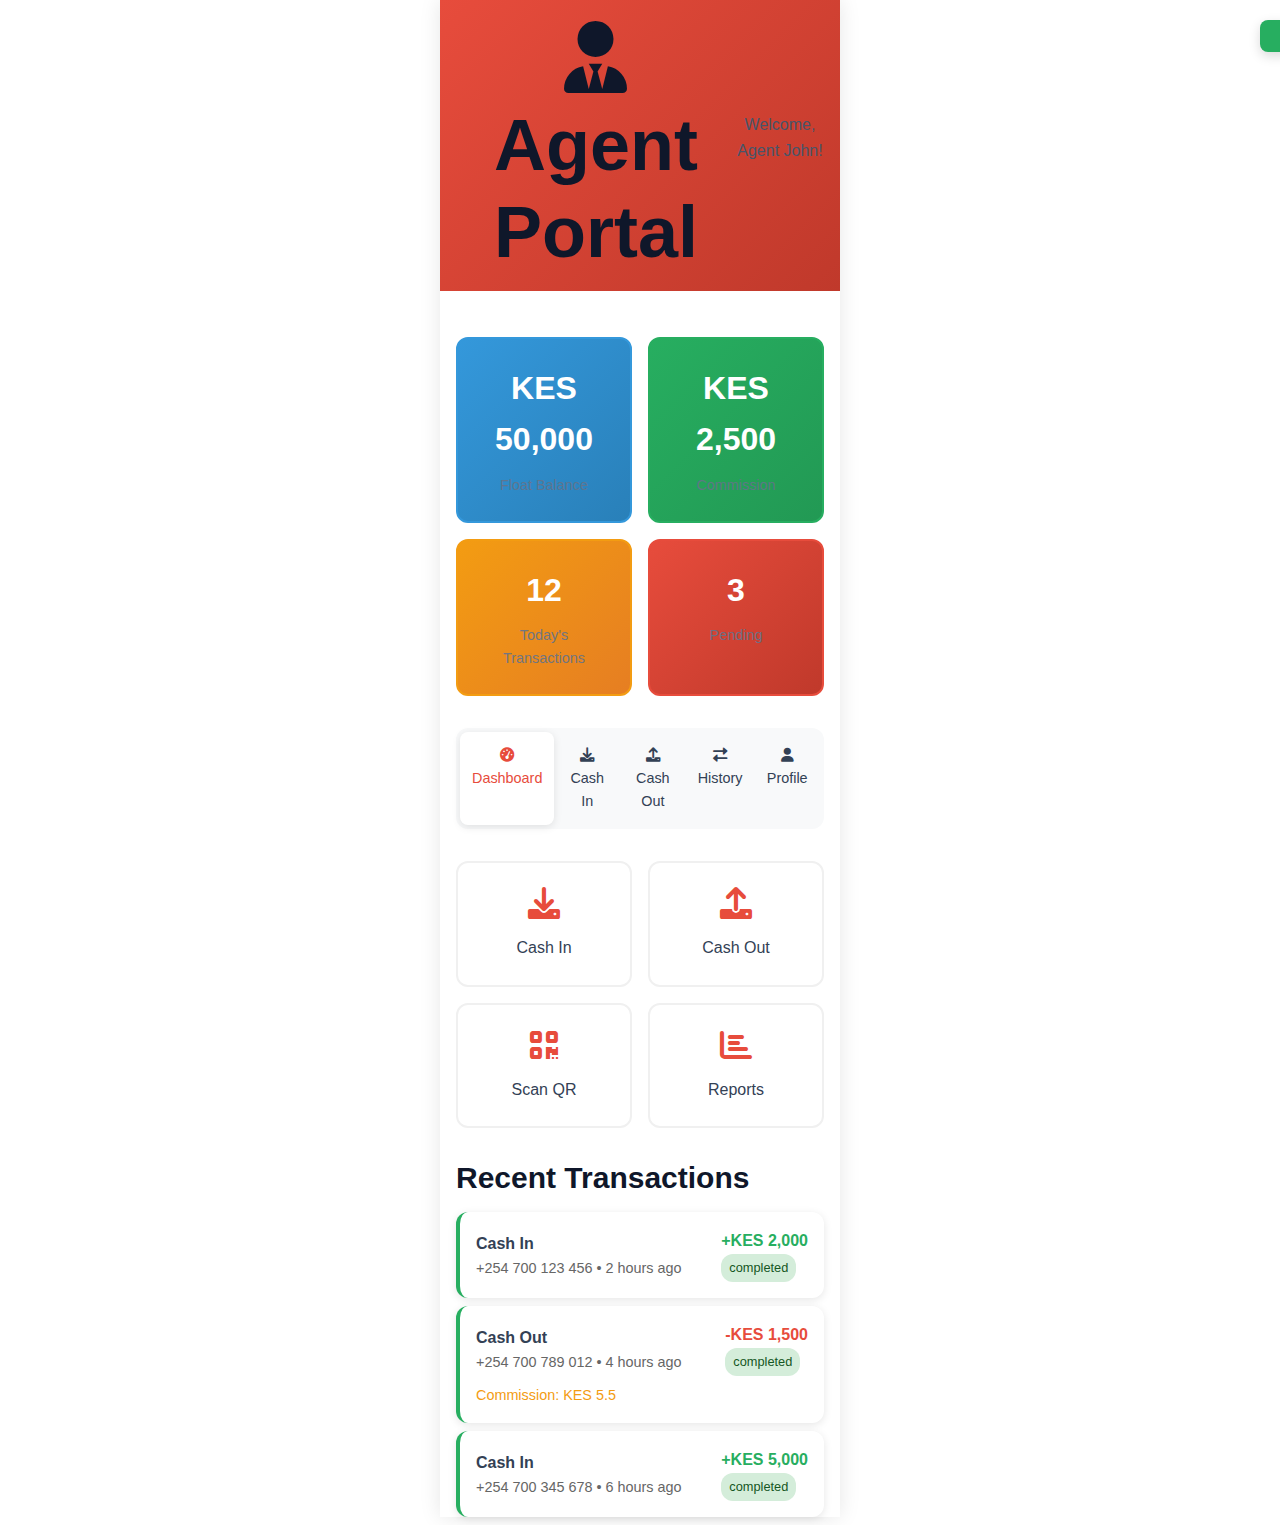
<file: landing-page/agent-app.html>
<!DOCTYPE html>
<html lang="en">
<head>
    <meta charset="UTF-8">
    <meta name="viewport" content="width=device-width, initial-scale=1.0">
    <title>Cashout - Agent App</title>
    <link rel="stylesheet" href="styles.css">
    <link href="https://cdnjs.cloudflare.com/ajax/libs/font-awesome/6.0.0/css/all.min.css" rel="stylesheet">
    <style>
        .app-container {
            max-width: 400px;
            margin: 0 auto;
            background: white;
            min-height: 100vh;
            box-shadow: 0 0 20px rgba(0,0,0,0.1);
        }
        
        .app-header {
            background: linear-gradient(135deg, #e74c3c, #c0392b);
            color: white;
            padding: 1rem;
            text-align: center;
        }
        
        .stats-grid {
            display: grid;
            grid-template-columns: 1fr 1fr;
            gap: 1rem;
            padding: 1rem;
        }
        
        .stat-card {
            background: white;
            border: 2px solid #f0f0f0;
            border-radius: 12px;
            padding: 1.5rem;
            text-align: center;
            transition: all 0.3s ease;
        }
        
        .stat-card:hover {
            border-color: #e74c3c;
            transform: translateY(-2px);
            box-shadow: 0 4px 12px rgba(0,0,0,0.1);
        }
        
        .stat-card.primary {
            background: linear-gradient(135deg, #3498db, #2980b9);
            color: white;
            border-color: #3498db;
        }
        
        .stat-card.success {
            background: linear-gradient(135deg, #27ae60, #229954);
            color: white;
            border-color: #27ae60;
        }
        
        .stat-card.warning {
            background: linear-gradient(135deg, #f39c12, #e67e22);
            color: white;
            border-color: #f39c12;
        }
        
        .stat-card.danger {
            background: linear-gradient(135deg, #e74c3c, #c0392b);
            color: white;
            border-color: #e74c3c;
        }
        
        .stat-value {
            font-size: 2rem;
            font-weight: bold;
            margin-bottom: 0.5rem;
        }
        
        .stat-label {
            font-size: 0.9rem;
            opacity: 0.9;
        }
        
        .action-buttons {
            display: grid;
            grid-template-columns: 1fr 1fr;
            gap: 1rem;
            padding: 1rem;
        }
        
        .action-btn {
            background: white;
            border: 2px solid #f0f0f0;
            border-radius: 12px;
            padding: 1.5rem;
            text-align: center;
            text-decoration: none;
            color: var(--text-primary);
            transition: all 0.3s ease;
            cursor: pointer;
        }
        
        .action-btn:hover {
            border-color: #e74c3c;
            transform: translateY(-2px);
            box-shadow: 0 4px 12px rgba(0,0,0,0.1);
        }
        
        .action-btn i {
            font-size: 2rem;
            color: #e74c3c;
            margin-bottom: 0.5rem;
            display: block;
        }
        
        .nav-tabs {
            display: flex;
            background: #f8f9fa;
            margin: 1rem;
            border-radius: 12px;
            padding: 0.25rem;
        }
        
        .nav-tab {
            flex: 1;
            padding: 0.75rem;
            text-align: center;
            cursor: pointer;
            transition: all 0.3s ease;
            border-radius: 8px;
            font-size: 0.9rem;
        }
        
        .nav-tab.active {
            background: white;
            color: #e74c3c;
            box-shadow: 0 2px 8px rgba(0,0,0,0.1);
        }
        
        .tab-content {
            display: none;
        }
        
        .tab-content.active {
            display: block;
        }
        
        .form-group {
            margin: 1rem 0;
        }
        
        .form-group label {
            display: block;
            margin-bottom: 0.5rem;
            font-weight: 500;
            color: var(--text-primary);
        }
        
        .form-control {
            width: 100%;
            padding: 0.75rem;
            border: 1px solid #ddd;
            border-radius: 8px;
            font-size: 1rem;
            transition: border-color 0.3s ease;
        }
        
        .form-control:focus {
            outline: none;
            border-color: #e74c3c;
            box-shadow: 0 0 0 3px rgba(231, 76, 60, 0.1);
        }
        
        .btn {
            width: 100%;
            padding: 1rem;
            border: none;
            border-radius: 8px;
            font-size: 1.1rem;
            cursor: pointer;
            transition: all 0.3s ease;
            font-weight: 600;
        }
        
        .btn-primary {
            background: #e74c3c;
            color: white;
        }
        
        .btn-primary:hover {
            background: #c0392b;
            transform: translateY(-1px);
        }
        
        .btn-success {
            background: #27ae60;
            color: white;
        }
        
        .btn-success:hover {
            background: #229954;
            transform: translateY(-1px);
        }
        
        .btn-secondary {
            background: #f8f9fa;
            color: var(--text-primary);
            border: 1px solid #ddd;
        }
        
        .btn-secondary:hover {
            background: #e9ecef;
        }
        
        .transaction-item {
            background: white;
            padding: 1rem;
            margin: 0.5rem 1rem;
            border-radius: 12px;
            border-left: 4px solid #e74c3c;
            box-shadow: 0 2px 8px rgba(0,0,0,0.1);
            transition: all 0.3s ease;
        }
        
        .transaction-item:hover {
            transform: translateX(4px);
            box-shadow: 0 4px 16px rgba(0,0,0,0.15);
        }
        
        .transaction-item.success {
            border-left-color: #27ae60;
        }
        
        .transaction-item.warning {
            border-left-color: #f39c12;
        }
        
        .notification {
            position: fixed;
            top: 20px;
            right: 20px;
            background: #27ae60;
            color: white;
            padding: 1rem;
            border-radius: 8px;
            box-shadow: 0 4px 12px rgba(0,0,0,0.15);
            z-index: 1000;
            transform: translateX(100%);
            transition: transform 0.3s ease;
        }
        
        .notification.show {
            transform: translateX(0);
        }
        
        .notification.error {
            background: #e74c3c;
        }
        
        .notification.warning {
            background: #f39c12;
        }
        
        .loading {
            display: inline-block;
            width: 20px;
            height: 20px;
            border: 3px solid #f3f3f3;
            border-top: 3px solid #e74c3c;
            border-radius: 50%;
            animation: spin 1s linear infinite;
        }
        
        @keyframes spin {
            0% { transform: rotate(0deg); }
            100% { transform: rotate(360deg); }
        }
        
        .qr-scanner {
            background: #f8f9fa;
            border: 2px dashed #ddd;
            border-radius: 12px;
            padding: 2rem;
            margin: 1rem;
            text-align: center;
            cursor: pointer;
            transition: all 0.3s ease;
        }
        
        .qr-scanner:hover {
            border-color: #e74c3c;
            background: #f0f4ff;
        }
        
        .status-badge {
            display: inline-block;
            padding: 0.25rem 0.5rem;
            border-radius: 12px;
            font-size: 0.8rem;
            font-weight: 500;
        }
        
        .status-completed {
            background: #d4edda;
            color: #155724;
        }
        
        .status-pending {
            background: #fff3cd;
            color: #856404;
        }
        
        .status-failed {
            background: #f8d7da;
            color: #721c24;
        }
    </style>
</head>
<body>
    <div class="app-container">
        <!-- App Header -->
        <div class="app-header">
            <h1><i class="fas fa-user-tie"></i> Agent Portal</h1>
            <p>Welcome, <span id="agentName">Agent John</span>!</p>
        </div>

        <!-- Stats Grid -->
        <div class="stats-grid">
            <div class="stat-card primary">
                <div class="stat-value" id="floatBalance">KES 50,000</div>
                <div class="stat-label">Float Balance</div>
            </div>
            <div class="stat-card success">
                <div class="stat-value" id="commissionBalance">KES 2,500</div>
                <div class="stat-label">Commission</div>
            </div>
            <div class="stat-card warning">
                <div class="stat-value" id="todayTransactions">12</div>
                <div class="stat-label">Today's Transactions</div>
            </div>
            <div class="stat-card danger">
                <div class="stat-value" id="pendingTransactions">3</div>
                <div class="stat-label">Pending</div>
            </div>
        </div>

        <!-- Navigation Tabs -->
        <div class="nav-tabs">
            <div class="nav-tab active" onclick="showTab('dashboard')">
                <i class="fas fa-tachometer-alt"></i><br>Dashboard
            </div>
            <div class="nav-tab" onclick="showTab('cashin')">
                <i class="fas fa-download"></i><br>Cash In
            </div>
            <div class="nav-tab" onclick="showTab('cashout')">
                <i class="fas fa-upload"></i><br>Cash Out
            </div>
            <div class="nav-tab" onclick="showTab('transactions')">
                <i class="fas fa-exchange-alt"></i><br>History
            </div>
            <div class="nav-tab" onclick="showTab('profile')">
                <i class="fas fa-user"></i><br>Profile
            </div>
        </div>

        <!-- Dashboard Tab -->
        <div id="dashboard" class="tab-content active">
            <div class="action-buttons">
                <div class="action-btn" onclick="showTab('cashin')">
                    <i class="fas fa-download"></i>
                    <div>Cash In</div>
                </div>
                <div class="action-btn" onclick="showTab('cashout')">
                    <i class="fas fa-upload"></i>
                    <div>Cash Out</div>
                </div>
                <div class="action-btn" onclick="showTab('qr')">
                    <i class="fas fa-qrcode"></i>
                    <div>Scan QR</div>
                </div>
                <div class="action-btn" onclick="showTab('reports')">
                    <i class="fas fa-chart-bar"></i>
                    <div>Reports</div>
                </div>
            </div>

            <h3 style="margin: 1rem;">Recent Transactions</h3>
            <div id="recentTransactions">
                <!-- Transactions will be loaded here -->
            </div>
        </div>

        <!-- Cash In Tab -->
        <div id="cashin" class="tab-content">
            <div style="padding: 1rem;">
                <h3>Cash In</h3>
                <p style="color: #666; margin-bottom: 1rem;">Process cash deposits from customers.</p>
                
                <form id="cashInForm">
                    <div class="form-group">
                        <label>Customer Phone Number</label>
                        <input type="tel" id="customerPhone" class="form-control" placeholder="Enter customer phone" required>
                    </div>
                    
                    <div class="form-group">
                        <label>Amount (KES)</label>
                        <input type="number" id="cashInAmount" class="form-control" placeholder="Enter amount" min="50" max="1000000" required>
                    </div>
                    
                    <div class="form-group">
                        <label>Customer ID Type</label>
                        <select id="idType" class="form-control">
                            <option>National ID</option>
                            <option>Passport</option>
                            <option>Driving License</option>
                        </select>
                    </div>
                    
                    <div class="form-group">
                        <label>ID Number</label>
                        <input type="text" id="idNumber" class="form-control" placeholder="Enter ID number" required>
                    </div>
                    
                    <div class="form-group">
                        <label>Notes (Optional)</label>
                        <textarea id="cashInNotes" class="form-control" placeholder="Any additional notes" rows="3"></textarea>
                    </div>
                    
                    <button type="submit" class="btn btn-success" id="cashInButton">
                        <span id="cashInButtonText">Process Cash In</span>
                        <span id="cashInButtonLoading" class="loading" style="display: none;"></span>
                    </button>
                </form>
            </div>
        </div>

        <!-- Cash Out Tab -->
        <div id="cashout" class="tab-content">
            <div style="padding: 1rem;">
                <h3>Cash Out</h3>
                <p style="color: #666; margin-bottom: 1rem;">Process cash withdrawals for customers.</p>
                
                <form id="cashOutForm">
                    <div class="form-group">
                        <label>Customer Phone Number</label>
                        <input type="tel" id="cashOutCustomerPhone" class="form-control" placeholder="Enter customer phone" required>
                    </div>
                    
                    <div class="form-group">
                        <label>Amount (KES)</label>
                        <input type="number" id="cashOutAmount" class="form-control" placeholder="Enter amount" min="50" max="1000000" required>
                    </div>
                    
                    <div class="form-group">
                        <label>Customer ID Type</label>
                        <select id="cashOutIdType" class="form-control">
                            <option>National ID</option>
                            <option>Passport</option>
                            <option>Driving License</option>
                        </select>
                    </div>
                    
                    <div class="form-group">
                        <label>ID Number</label>
                        <input type="text" id="cashOutIdNumber" class="form-control" placeholder="Enter ID number" required>
                    </div>
                    
                    <div id="cashOutFeeDisplay" style="background: #f8f9fa; padding: 1rem; border-radius: 8px; margin: 1rem 0; display: none;">
                        <div style="display: flex; justify-content: space-between;">
                            <span>Withdrawal Amount:</span>
                            <span id="cashOutDisplayAmount">KES 0</span>
                        </div>
                        <div style="display: flex; justify-content: space-between;">
                            <span>Fee:</span>
                            <span id="cashOutDisplayFee">KES 0</span>
                        </div>
                        <div style="display: flex; justify-content: space-between; font-weight: bold;">
                            <span>Total Deducted:</span>
                            <span id="cashOutDisplayTotal">KES 0</span>
                        </div>
                        <div style="display: flex; justify-content: space-between; color: #27ae60;">
                            <span>Your Commission:</span>
                            <span id="cashOutDisplayCommission">KES 0</span>
                        </div>
                    </div>
                    
                    <button type="submit" class="btn btn-primary" id="cashOutButton">
                        <span id="cashOutButtonText">Process Cash Out</span>
                        <span id="cashOutButtonLoading" class="loading" style="display: none;"></span>
                    </button>
                </form>
            </div>
        </div>

        <!-- QR Tab -->
        <div id="qr" class="tab-content">
            <div style="padding: 1rem;">
                <h3>QR Code Scanner</h3>
                
                <div class="qr-scanner" onclick="startQRScanner()">
                    <i class="fas fa-qrcode" style="font-size: 3rem; color: #666; margin-bottom: 1rem;"></i>
                    <p>Tap to scan QR code</p>
                    <small>Scan customer QR codes for payments</small>
                </div>
                
                <div style="margin-top: 2rem;">
                    <h4>Manual Entry</h4>
                    <div class="form-group">
                        <label>Customer Phone Number</label>
                        <input type="tel" id="qrCustomerPhone" class="form-control" placeholder="Enter customer phone">
                    </div>
                    <div class="form-group">
                        <label>Amount (KES)</label>
                        <input type="number" id="qrAmount" class="form-control" placeholder="Enter amount">
                    </div>
                    <button class="btn btn-secondary" onclick="processManualPayment()">Process Payment</button>
                </div>
            </div>
        </div>

        <!-- Transactions Tab -->
        <div id="transactions" class="tab-content">
            <div style="padding: 1rem;">
                <h3>Transaction History</h3>
                <div id="transactionHistory">
                    <!-- Transaction history will be loaded here -->
                </div>
            </div>
        </div>

        <!-- Profile Tab -->
        <div id="profile" class="tab-content">
            <div style="padding: 1rem;">
                <h3>Agent Profile</h3>
                <div style="text-align: center; margin: 2rem 0;">
                    <div style="width: 80px; height: 80px; background: #e74c3c; border-radius: 50%; margin: 0 auto 1rem; display: flex; align-items: center; justify-content: center; color: white; font-size: 2rem;">
                        <i class="fas fa-user-tie"></i>
                    </div>
                    <h4 id="profileAgentName">Agent John</h4>
                    <p id="profileAgentPhone">+254 700 345 678</p>
                    <p id="profileAgentLocation">Nairobi CBD</p>
                </div>
                
                <div style="margin: 1rem 0;">
                    <button class="btn btn-secondary" onclick="showTab('settings')">
                        <i class="fas fa-cog"></i> Settings
                    </button>
                    <button class="btn btn-secondary" onclick="showTab('reports')">
                        <i class="fas fa-chart-bar"></i> Reports
                    </button>
                    <button class="btn btn-secondary" onclick="showTab('support')">
                        <i class="fas fa-question-circle"></i> Support
                    </button>
                </div>
            </div>
        </div>
    </div>

    <!-- Notification -->
    <div id="notification" class="notification"></div>

    <script>
        // Global variables
        let agentData = {
            id: 'agent1',
            name: 'Agent John',
            phone: '+254 700 345 678',
            location: 'Nairobi CBD',
            float_balance: 50000.0,
            commission_balance: 2500.0,
            status: 'active'
        };
        
        let transactions = [];
        let todayTransactions = 12;
        let pendingTransactions = 3;
        
        // API Configuration
        const API_BASE_URL = 'https://cashout-api.onrender.com/api';
        const CURRENT_AGENT_ID = 'agent1';

        // Initialize app
        document.addEventListener('DOMContentLoaded', function() {
            loadAgentData();
            loadTransactions();
            updateStats();
            setupEventListeners();
            checkAPIHealth();
        });

        async function checkAPIHealth() {
            try {
                const response = await fetch(`${API_BASE_URL}/health`);
                const data = await response.json();
                console.log('API Health:', data);
            } catch (error) {
                console.warn('API not available, using demo mode');
            }
        }

        async function loadAgentData() {
            try {
                const response = await fetch(`${API_BASE_URL}/agents/${CURRENT_AGENT_ID}`);
                if (response.ok) {
                    const agent = await response.json();
                    agentData = agent;
                }
            } catch (error) {
                console.log('Using demo agent data');
            }
            
            document.getElementById('agentName').textContent = agentData.name;
            document.getElementById('profileAgentName').textContent = agentData.name;
            document.getElementById('profileAgentPhone').textContent = agentData.phone;
            document.getElementById('profileAgentLocation').textContent = agentData.location;
        }

        async function loadTransactions() {
            try {
                // In a real app, you'd fetch agent-specific transactions
                // For now, we'll use demo data
                loadDemoTransactions();
            } catch (error) {
                console.log('Using demo transaction data');
                loadDemoTransactions();
            }
            
            displayRecentTransactions();
            displayTransactionHistory();
        }

        function loadDemoTransactions() {
            transactions = [
                {
                    id: 1,
                    type: 'cash_in',
                    customer_phone: '+254 700 123 456',
                    amount: 2000,
                    fee: 0,
                    commission: 0,
                    timestamp: new Date(Date.now() - 2 * 60 * 60 * 1000).toISOString(),
                    status: 'completed'
                },
                {
                    id: 2,
                    type: 'cash_out',
                    customer_phone: '+254 700 789 012',
                    amount: 1500,
                    fee: 22,
                    commission: 5.5,
                    timestamp: new Date(Date.now() - 4 * 60 * 60 * 1000).toISOString(),
                    status: 'completed'
                },
                {
                    id: 3,
                    type: 'cash_in',
                    customer_phone: '+254 700 345 678',
                    amount: 5000,
                    fee: 0,
                    commission: 0,
                    timestamp: new Date(Date.now() - 6 * 60 * 60 * 1000).toISOString(),
                    status: 'completed'
                }
            ];
        }

        function updateStats() {
            document.getElementById('floatBalance').textContent = `KES ${agentData.float_balance.toLocaleString()}`;
            document.getElementById('commissionBalance').textContent = `KES ${agentData.commission_balance.toLocaleString()}`;
            document.getElementById('todayTransactions').textContent = todayTransactions;
            document.getElementById('pendingTransactions').textContent = pendingTransactions;
        }

        function setupEventListeners() {
            // Cash in form
            document.getElementById('cashInForm').addEventListener('submit', handleCashIn);
            
            // Cash out form
            document.getElementById('cashOutForm').addEventListener('submit', handleCashOut);
            
            // Amount input listeners
            document.getElementById('cashOutAmount').addEventListener('input', calculateCashOutFee);
        }

        function calculateCashOutFee() {
            const amount = parseFloat(document.getElementById('cashOutAmount').value) || 0;
            
            if (amount > 0) {
                // Calculate fee (same as user app)
                let fee = 0;
                if (amount <= 100) fee = 8;
                else if (amount <= 500) fee = 22;
                else if (amount <= 1000) fee = 22;
                else if (amount <= 1500) fee = 22;
                else if (amount <= 2500) fee = 22;
                else if (amount <= 3500) fee = 39;
                else if (amount <= 5000) fee = 52;
                else if (amount <= 7500) fee = 65;
                else if (amount <= 10000) fee = 86;
                else if (amount <= 15000) fee = 125;
                else if (amount <= 20000) fee = 139;
                else if (amount <= 35000) fee = 148;
                else if (amount <= 50000) fee = 209;
                else if (amount <= 250000) fee = 232;
                else if (amount <= 500000) fee = 513;
                else fee = 1076;
                
                const total = amount + fee;
                const commission = fee * 0.25; // 25% commission
                
                document.getElementById('cashOutFeeDisplay').style.display = 'block';
                document.getElementById('cashOutDisplayAmount').textContent = `KES ${amount.toLocaleString()}`;
                document.getElementById('cashOutDisplayFee').textContent = `KES ${fee}`;
                document.getElementById('cashOutDisplayTotal').textContent = `KES ${total.toLocaleString()}`;
                document.getElementById('cashOutDisplayCommission').textContent = `KES ${commission.toFixed(1)}`;
            } else {
                document.getElementById('cashOutFeeDisplay').style.display = 'none';
            }
        }

        async function handleCashIn(e) {
            e.preventDefault();
            
            const customerPhone = document.getElementById('customerPhone').value;
            const amount = parseFloat(document.getElementById('cashInAmount').value);
            const idType = document.getElementById('idType').value;
            const idNumber = document.getElementById('idNumber').value;
            const notes = document.getElementById('cashInNotes').value;
            
            if (!customerPhone || !amount || !idNumber) {
                showNotification('Please fill in all required fields', 'error');
                return;
            }
            
            if (amount < 50 || amount > 1000000) {
                showNotification('Invalid amount. Must be between 50 and 1,000,000 KES', 'error');
                return;
            }
            
            // Show loading
            const button = document.getElementById('cashInButton');
            const buttonText = document.getElementById('cashInButtonText');
            const buttonLoading = document.getElementById('cashInButtonLoading');
            
            button.disabled = true;
            buttonText.style.display = 'none';
            buttonLoading.style.display = 'inline-block';
            
            try {
                // Try API first
                const response = await fetch(`${API_BASE_URL}/transactions/cash-in`, {
                    method: 'POST',
                    headers: {
                        'Content-Type': 'application/json',
                    },
                    body: JSON.stringify({
                        user_id: 'user1', // In real app, find user by phone
                        agent_id: CURRENT_AGENT_ID,
                        amount: amount
                    })
                });
                
                if (response.ok) {
                    const data = await response.json();
                    
                    // Update local data
                    agentData.float_balance -= amount;
                    transactions.unshift({
                        id: Date.now(),
                        type: 'cash_in',
                        customer_phone: customerPhone,
                        amount: amount,
                        fee: 0,
                        commission: 0,
                        timestamp: new Date().toISOString(),
                        status: 'completed'
                    });
                    
                    todayTransactions++;
                    
                    // Update UI
                    updateStats();
                    displayRecentTransactions();
                    displayTransactionHistory();
                    
                    showNotification('Cash In processed successfully!', 'success');
                } else {
                    const errorData = await response.json();
                    showNotification(errorData.error || 'Transaction failed', 'error');
                }
                
            } catch (error) {
                // Fallback to demo mode
                console.log('API unavailable, using demo mode');
                
                // Simulate processing
                await new Promise(resolve => setTimeout(resolve, 2000));
                
                // Process locally
                agentData.float_balance -= amount;
                transactions.unshift({
                    id: Date.now(),
                    type: 'cash_in',
                    customer_phone: customerPhone,
                    amount: amount,
                    fee: 0,
                    commission: 0,
                    timestamp: new Date().toISOString(),
                    status: 'completed'
                });
                
                todayTransactions++;
                
                // Update UI
                updateStats();
                displayRecentTransactions();
                displayTransactionHistory();
                
                showNotification('Cash In processed successfully! (Demo Mode)', 'success');
            } finally {
                // Reset form
                document.getElementById('cashInForm').reset();
                
                // Hide loading
                button.disabled = false;
                buttonText.style.display = 'inline';
                buttonLoading.style.display = 'none';
            }
        }

        async function handleCashOut(e) {
            e.preventDefault();
            
            const customerPhone = document.getElementById('cashOutCustomerPhone').value;
            const amount = parseFloat(document.getElementById('cashOutAmount').value);
            const idType = document.getElementById('cashOutIdType').value;
            const idNumber = document.getElementById('cashOutIdNumber').value;
            
            if (!customerPhone || !amount || !idNumber) {
                showNotification('Please fill in all required fields', 'error');
                return;
            }
            
            if (amount < 50 || amount > 1000000) {
                showNotification('Invalid amount. Must be between 50 and 1,000,000 KES', 'error');
                return;
            }
            
            // Calculate fee and commission
            let fee = 0;
            if (amount <= 100) fee = 8;
            else if (amount <= 500) fee = 22;
            else if (amount <= 1000) fee = 22;
            else if (amount <= 1500) fee = 22;
            else if (amount <= 2500) fee = 22;
            else if (amount <= 3500) fee = 39;
            else if (amount <= 5000) fee = 52;
            else if (amount <= 7500) fee = 65;
            else if (amount <= 10000) fee = 86;
            else if (amount <= 15000) fee = 125;
            else if (amount <= 20000) fee = 139;
            else if (amount <= 35000) fee = 148;
            else if (amount <= 50000) fee = 209;
            else if (amount <= 250000) fee = 232;
            else if (amount <= 500000) fee = 513;
            else fee = 1076;
            
            const total = amount + fee;
            const commission = fee * 0.25;
            
            // Show loading
            const button = document.getElementById('cashOutButton');
            const buttonText = document.getElementById('cashOutButtonText');
            const buttonLoading = document.getElementById('cashOutButtonLoading');
            
            button.disabled = true;
            buttonText.style.display = 'none';
            buttonLoading.style.display = 'inline-block';
            
            try {
                // Try API first
                const response = await fetch(`${API_BASE_URL}/transactions/cash-out`, {
                    method: 'POST',
                    headers: {
                        'Content-Type': 'application/json',
                    },
                    body: JSON.stringify({
                        user_id: 'user1', // In real app, find user by phone
                        agent_id: CURRENT_AGENT_ID,
                        amount: amount
                    })
                });
                
                if (response.ok) {
                    const data = await response.json();
                    
                    // Update local data
                    agentData.float_balance += amount;
                    agentData.commission_balance += commission;
                    transactions.unshift({
                        id: Date.now(),
                        type: 'cash_out',
                        customer_phone: customerPhone,
                        amount: amount,
                        fee: fee,
                        commission: commission,
                        timestamp: new Date().toISOString(),
                        status: 'completed'
                    });
                    
                    todayTransactions++;
                    
                    // Update UI
                    updateStats();
                    displayRecentTransactions();
                    displayTransactionHistory();
                    
                    showNotification('Cash Out processed successfully!', 'success');
                } else {
                    const errorData = await response.json();
                    showNotification(errorData.error || 'Transaction failed', 'error');
                }
                
            } catch (error) {
                // Fallback to demo mode
                console.log('API unavailable, using demo mode');
                
                // Simulate processing
                await new Promise(resolve => setTimeout(resolve, 2000));
                
                // Process locally
                agentData.float_balance += amount;
                agentData.commission_balance += commission;
                transactions.unshift({
                    id: Date.now(),
                    type: 'cash_out',
                    customer_phone: customerPhone,
                    amount: amount,
                    fee: fee,
                    commission: commission,
                    timestamp: new Date().toISOString(),
                    status: 'completed'
                });
                
                todayTransactions++;
                
                // Update UI
                updateStats();
                displayRecentTransactions();
                displayTransactionHistory();
                
                showNotification('Cash Out processed successfully! (Demo Mode)', 'success');
            } finally {
                // Reset form
                document.getElementById('cashOutForm').reset();
                document.getElementById('cashOutFeeDisplay').style.display = 'none';
                
                // Hide loading
                button.disabled = false;
                buttonText.style.display = 'inline';
                buttonLoading.style.display = 'none';
            }
        }

        function startQRScanner() {
            showNotification('QR Scanner would open here', 'info');
        }

        function processManualPayment() {
            const phone = document.getElementById('qrCustomerPhone').value;
            const amount = parseFloat(document.getElementById('qrAmount').value);
            
            if (!phone || !amount) {
                showNotification('Please enter phone number and amount', 'error');
                return;
            }
            
            showNotification('Manual payment processed!', 'success');
        }

        function displayRecentTransactions() {
            const container = document.getElementById('recentTransactions');
            const recent = transactions.slice(0, 3);
            
            container.innerHTML = recent.map(tx => `
                <div class="transaction-item ${tx.status === 'completed' ? 'success' : 'warning'}">
                    <div style="display: flex; justify-content: space-between; align-items: center;">
                        <div>
                            <strong>${getTransactionTitle(tx)}</strong>
                            <div style="color: #666; font-size: 0.9rem;">${tx.customer_phone} • ${formatDate(tx.timestamp)}</div>
                        </div>
                        <div>
                            <div style="color: ${tx.type === 'cash_in' ? '#27ae60' : '#e74c3c'}; font-weight: bold;">
                                ${tx.type === 'cash_in' ? '+' : '-'}KES ${tx.amount.toLocaleString()}
                            </div>
                            <span class="status-badge status-${tx.status}">${tx.status}</span>
                        </div>
                    </div>
                    ${tx.commission > 0 ? `<div style="color: #f39c12; font-size: 0.9rem; margin-top: 0.5rem;">Commission: KES ${tx.commission.toFixed(1)}</div>` : ''}
                </div>
            `).join('');
        }

        function displayTransactionHistory() {
            const container = document.getElementById('transactionHistory');
            
            container.innerHTML = transactions.map(tx => `
                <div class="transaction-item ${tx.status === 'completed' ? 'success' : 'warning'}">
                    <div style="display: flex; justify-content: space-between; align-items: center;">
                        <div>
                            <strong>${getTransactionTitle(tx)}</strong>
                            <div style="color: #666; font-size: 0.9rem;">${tx.customer_phone} • ${formatDate(tx.timestamp)}</div>
                        </div>
                        <div>
                            <div style="color: ${tx.type === 'cash_in' ? '#27ae60' : '#e74c3c'}; font-weight: bold;">
                                ${tx.type === 'cash_in' ? '+' : '-'}KES ${tx.amount.toLocaleString()}
                            </div>
                            <span class="status-badge status-${tx.status}">${tx.status}</span>
                        </div>
                    </div>
                    ${tx.fee > 0 ? `<div style="color: #e74c3c; font-size: 0.9rem;">Fee: KES ${tx.fee}</div>` : ''}
                    ${tx.commission > 0 ? `<div style="color: #f39c12; font-size: 0.9rem;">Commission: KES ${tx.commission.toFixed(1)}</div>` : ''}
                </div>
            `).join('');
        }

        function getTransactionTitle(tx) {
            switch(tx.type) {
                case 'cash_in': return 'Cash In';
                case 'cash_out': return 'Cash Out';
                case 'qr_payment': return 'QR Payment';
                default: return 'Transaction';
            }
        }

        function formatDate(dateString) {
            const date = new Date(dateString);
            const now = new Date();
            const diff = now - date;
            const hours = Math.floor(diff / (1000 * 60 * 60));
            const days = Math.floor(hours / 24);
            
            if (hours < 1) return 'Just now';
            if (hours < 24) return `${hours} hours ago`;
            if (days < 7) return `${days} days ago`;
            return date.toLocaleDateString();
        }

        function showTab(tabName) {
            // Hide all tabs
            const tabs = document.querySelectorAll('.tab-content');
            tabs.forEach(tab => tab.classList.remove('active'));
            
            // Remove active class from all nav tabs
            const navTabs = document.querySelectorAll('.nav-tab');
            navTabs.forEach(tab => tab.classList.remove('active'));
            
            // Show selected tab
            document.getElementById(tabName).classList.add('active');
            
            // Add active class to clicked nav tab
            event.target.closest('.nav-tab').classList.add('active');
        }

        function showNotification(message, type = 'info') {
            const notification = document.getElementById('notification');
            notification.textContent = message;
            notification.className = `notification ${type}`;
            notification.classList.add('show');
            
            setTimeout(() => {
                notification.classList.remove('show');
            }, 3000);
        }
    </script>
</body>
</html>
</file>
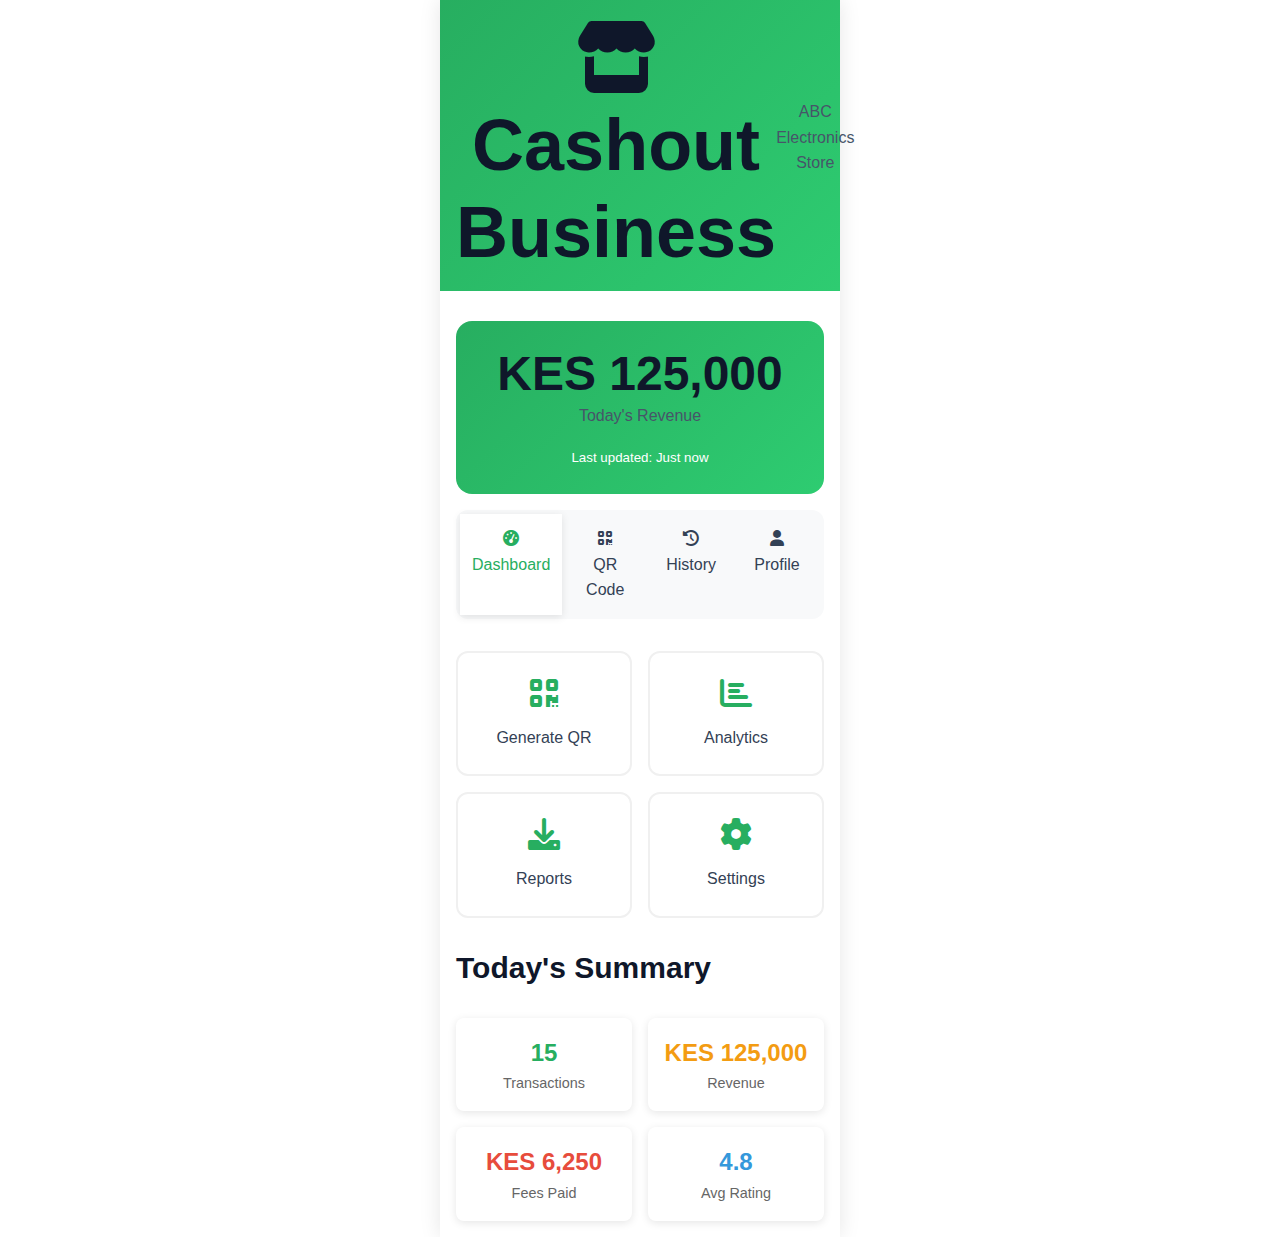
<file: landing-page/business-app.html>
<!DOCTYPE html>
<html lang="en">
<head>
    <meta charset="UTF-8">
    <meta name="viewport" content="width=device-width, initial-scale=1.0">
    <title>Cashout - Business App</title>
    <link rel="stylesheet" href="styles.css">
    <link href="https://cdnjs.cloudflare.com/ajax/libs/font-awesome/6.0.0/css/all.min.css" rel="stylesheet">
    <style>
        .app-container {
            max-width: 400px;
            margin: 0 auto;
            background: white;
            min-height: 100vh;
            box-shadow: 0 0 20px rgba(0,0,0,0.1);
        }
        
        .app-header {
            background: linear-gradient(135deg, #27ae60, #2ecc71);
            color: white;
            padding: 1rem;
            text-align: center;
        }
        
        .revenue-card {
            background: linear-gradient(135deg, #27ae60 0%, #2ecc71 100%);
            color: white;
            padding: 1.5rem;
            margin: 1rem;
            border-radius: 16px;
            text-align: center;
        }
        
        .qr-section {
            background: #f8f9fa;
            border: 2px dashed #ddd;
            border-radius: 12px;
            padding: 2rem;
            margin: 1rem;
            text-align: center;
        }
        
        .quick-actions {
            display: grid;
            grid-template-columns: 1fr 1fr;
            gap: 1rem;
            padding: 1rem;
        }
        
        .action-btn {
            background: white;
            border: 2px solid #f0f0f0;
            border-radius: 12px;
            padding: 1.5rem;
            text-align: center;
            text-decoration: none;
            color: var(--text-primary);
            transition: all 0.3s ease;
        }
        
        .action-btn:hover {
            border-color: #27ae60;
            transform: translateY(-2px);
        }
        
        .action-btn i {
            font-size: 2rem;
            color: #27ae60;
            margin-bottom: 0.5rem;
            display: block;
        }
        
        .transaction-item {
            background: white;
            padding: 1rem;
            margin: 0.5rem 1rem;
            border-radius: 12px;
            border-left: 4px solid #27ae60;
            box-shadow: 0 2px 8px rgba(0,0,0,0.1);
        }
        
        .nav-tabs {
            display: flex;
            background: #f8f9fa;
            margin: 1rem;
            border-radius: 12px;
            padding: 0.25rem;
        }
        
        .nav-tab {
            flex: 1;
            padding: 0.75rem;
            text-align: center;
            cursor: pointer;
            transition: all 0.3s ease;
        }
        
        .nav-tab.active {
            background: white;
            color: #27ae60;
            box-shadow: 0 2px 8px rgba(0,0,0,0.1);
        }
        
        .tab-content {
            display: none;
        }
        
        .tab-content.active {
            display: block;
        }
        
        .stats-grid {
            display: grid;
            grid-template-columns: 1fr 1fr;
            gap: 1rem;
            padding: 1rem;
        }
        
        .stat-card {
            background: white;
            padding: 1rem;
            border-radius: 8px;
            text-align: center;
            box-shadow: 0 2px 8px rgba(0,0,0,0.1);
        }
    </style>
</head>
<body>
    <div class="app-container">
        <!-- App Header -->
        <div class="app-header">
            <h1><i class="fas fa-store"></i> Cashout Business</h1>
            <p>ABC Electronics Store</p>
        </div>

        <!-- Revenue Card -->
        <div class="revenue-card">
            <h2>KES 125,000</h2>
            <p>Today's Revenue</p>
            <small>Last updated: Just now</small>
        </div>

        <!-- Navigation Tabs -->
        <div class="nav-tabs">
            <div class="nav-tab active" onclick="showTab('dashboard')">
                <i class="fas fa-tachometer-alt"></i><br>Dashboard
            </div>
            <div class="nav-tab" onclick="showTab('qr')">
                <i class="fas fa-qrcode"></i><br>QR Code
            </div>
            <div class="nav-tab" onclick="showTab('history')">
                <i class="fas fa-history"></i><br>History
            </div>
            <div class="nav-tab" onclick="showTab('profile')">
                <i class="fas fa-user"></i><br>Profile
            </div>
        </div>

        <!-- Dashboard Tab -->
        <div id="dashboard" class="tab-content active">
            <div class="quick-actions">
                <a href="#" class="action-btn" onclick="showTab('qr')">
                    <i class="fas fa-qrcode"></i>
                    <div>Generate QR</div>
                </a>
                <a href="#" class="action-btn">
                    <i class="fas fa-chart-bar"></i>
                    <div>Analytics</div>
                </a>
                <a href="#" class="action-btn">
                    <i class="fas fa-download"></i>
                    <div>Reports</div>
                </a>
                <a href="#" class="action-btn">
                    <i class="fas fa-cog"></i>
                    <div>Settings</div>
                </a>
            </div>

            <h3 style="margin: 1rem;">Today's Summary</h3>
            <div class="stats-grid">
                <div class="stat-card">
                    <div style="font-size: 1.5rem; font-weight: bold; color: #27ae60;">15</div>
                    <div style="font-size: 0.9rem; color: #666;">Transactions</div>
                </div>
                <div class="stat-card">
                    <div style="font-size: 1.5rem; font-weight: bold; color: #f39c12;">KES 125,000</div>
                    <div style="font-size: 0.9rem; color: #666;">Revenue</div>
                </div>
                <div class="stat-card">
                    <div style="font-size: 1.5rem; font-weight: bold; color: #e74c3c;">KES 6,250</div>
                    <div style="font-size: 0.9rem; color: #666;">Fees Paid</div>
                </div>
                <div class="stat-card">
                    <div style="font-size: 1.5rem; font-weight: bold; color: #3498db;">4.8</div>
                    <div style="font-size: 0.9rem; color: #666;">Avg Rating</div>
                </div>
            </div>
        </div>

        <!-- QR Code Tab -->
        <div id="qr" class="tab-content">
            <div style="padding: 1rem;">
                <h3>Generate Payment QR</h3>
                
                <div style="margin: 1rem 0;">
                    <label>Amount (KES)</label>
                    <input type="number" id="qrAmount" placeholder="Enter amount" style="width: 100%; padding: 0.75rem; border: 1px solid #ddd; border-radius: 8px; margin-top: 0.5rem;">
                </div>
                
                <button onclick="generateQR()" style="width: 100%; padding: 1rem; background: #27ae60; color: white; border: none; border-radius: 8px; font-size: 1.1rem; cursor: pointer; margin-bottom: 1rem;">
                    Generate QR Code
                </button>
                
                <div class="qr-section" id="qrDisplay" style="display: none;">
                    <div style="width: 200px; height: 200px; background: #f0f0f0; margin: 0 auto 1rem; border-radius: 8px; display: flex; align-items: center; justify-content: center;">
                        <i class="fas fa-qrcode" style="font-size: 4rem; color: #666;"></i>
                    </div>
                    <p><strong>Amount: KES <span id="qrAmountDisplay">0</span></strong></p>
                    <p style="font-size: 0.9rem; color: #666;">Customer scans this QR to pay</p>
                </div>
            </div>
        </div>

        <!-- History Tab -->
        <div id="history" class="tab-content">
            <div style="padding: 1rem;">
                <h3>Transaction History</h3>
                <div class="transaction-item">
                    <div style="display: flex; justify-content: space-between; align-items: center;">
                        <div>
                            <strong>Payment from Customer</strong>
                            <div style="color: #666; font-size: 0.9rem;">Today, 2:30 PM</div>
                        </div>
                        <div style="color: #27ae60; font-weight: bold;">+KES 15,000</div>
                    </div>
                    <div style="color: #e74c3c; font-size: 0.9rem; margin-top: 0.5rem;">
                        Fee: KES 750
                    </div>
                </div>
                <div class="transaction-item">
                    <div style="display: flex; justify-content: space-between; align-items: center;">
                        <div>
                            <strong>Payment from Customer</strong>
                            <div style="color: #666; font-size: 0.9rem;">Today, 1:15 PM</div>
                        </div>
                        <div style="color: #27ae60; font-weight: bold;">+KES 8,500</div>
                    </div>
                    <div style="color: #e74c3c; font-size: 0.9rem; margin-top: 0.5rem;">
                        Fee: KES 425
                    </div>
                </div>
                <div class="transaction-item">
                    <div style="display: flex; justify-content: space-between; align-items: center;">
                        <div>
                            <strong>Payment from Customer</strong>
                            <div style="color: #666; font-size: 0.9rem;">Today, 11:30 AM</div>
                        </div>
                        <div style="color: #27ae60; font-weight: bold;">+KES 12,000</div>
                    </div>
                    <div style="color: #e74c3c; font-size: 0.9rem; margin-top: 0.5rem;">
                        Fee: KES 600
                    </div>
                </div>
            </div>
        </div>

        <!-- Profile Tab -->
        <div id="profile" class="tab-content">
            <div style="padding: 1rem;">
                <h3>Business Profile</h3>
                <div style="text-align: center; margin: 2rem 0;">
                    <div style="width: 80px; height: 80px; background: #27ae60; border-radius: 50%; margin: 0 auto 1rem; display: flex; align-items: center; justify-content: center; color: white; font-size: 2rem;">
                        <i class="fas fa-store"></i>
                    </div>
                    <h4>ABC Electronics Store</h4>
                    <p>Business ID: BUS-001</p>
                    <p>Location: Westlands, Nairobi</p>
                </div>
                <div style="margin: 1rem 0;">
                    <button style="width: 100%; padding: 0.75rem; background: #f8f9fa; border: 1px solid #ddd; border-radius: 8px; margin-bottom: 0.5rem; text-align: left;">
                        <i class="fas fa-chart-line"></i> Analytics
                    </button>
                    <button style="width: 100%; padding: 0.75rem; background: #f8f9fa; border: 1px solid #ddd; border-radius: 8px; margin-bottom: 0.5rem; text-align: left;">
                        <i class="fas fa-wallet"></i> Wallet
                    </button>
                    <button style="width: 100%; padding: 0.75rem; background: #f8f9fa; border: 1px solid #ddd; border-radius: 8px; margin-bottom: 0.5rem; text-align: left;">
                        <i class="fas fa-cog"></i> Settings
                    </button>
                </div>
            </div>
        </div>
    </div>

    <script>
        function showTab(tabName) {
            // Hide all tabs
            const tabs = document.querySelectorAll('.tab-content');
            tabs.forEach(tab => tab.classList.remove('active'));
            
            // Remove active class from all nav tabs
            const navTabs = document.querySelectorAll('.nav-tab');
            navTabs.forEach(tab => tab.classList.remove('active'));
            
            // Show selected tab
            document.getElementById(tabName).classList.add('active');
            
            // Add active class to clicked nav tab
            event.target.closest('.nav-tab').classList.add('active');
        }
        
        function generateQR() {
            const amount = document.getElementById('qrAmount').value;
            if (amount && amount > 0) {
                document.getElementById('qrAmountDisplay').textContent = amount;
                document.getElementById('qrDisplay').style.display = 'block';
            } else {
                alert('Please enter a valid amount');
            }
        }
    </script>
</body>
</html>
</file>
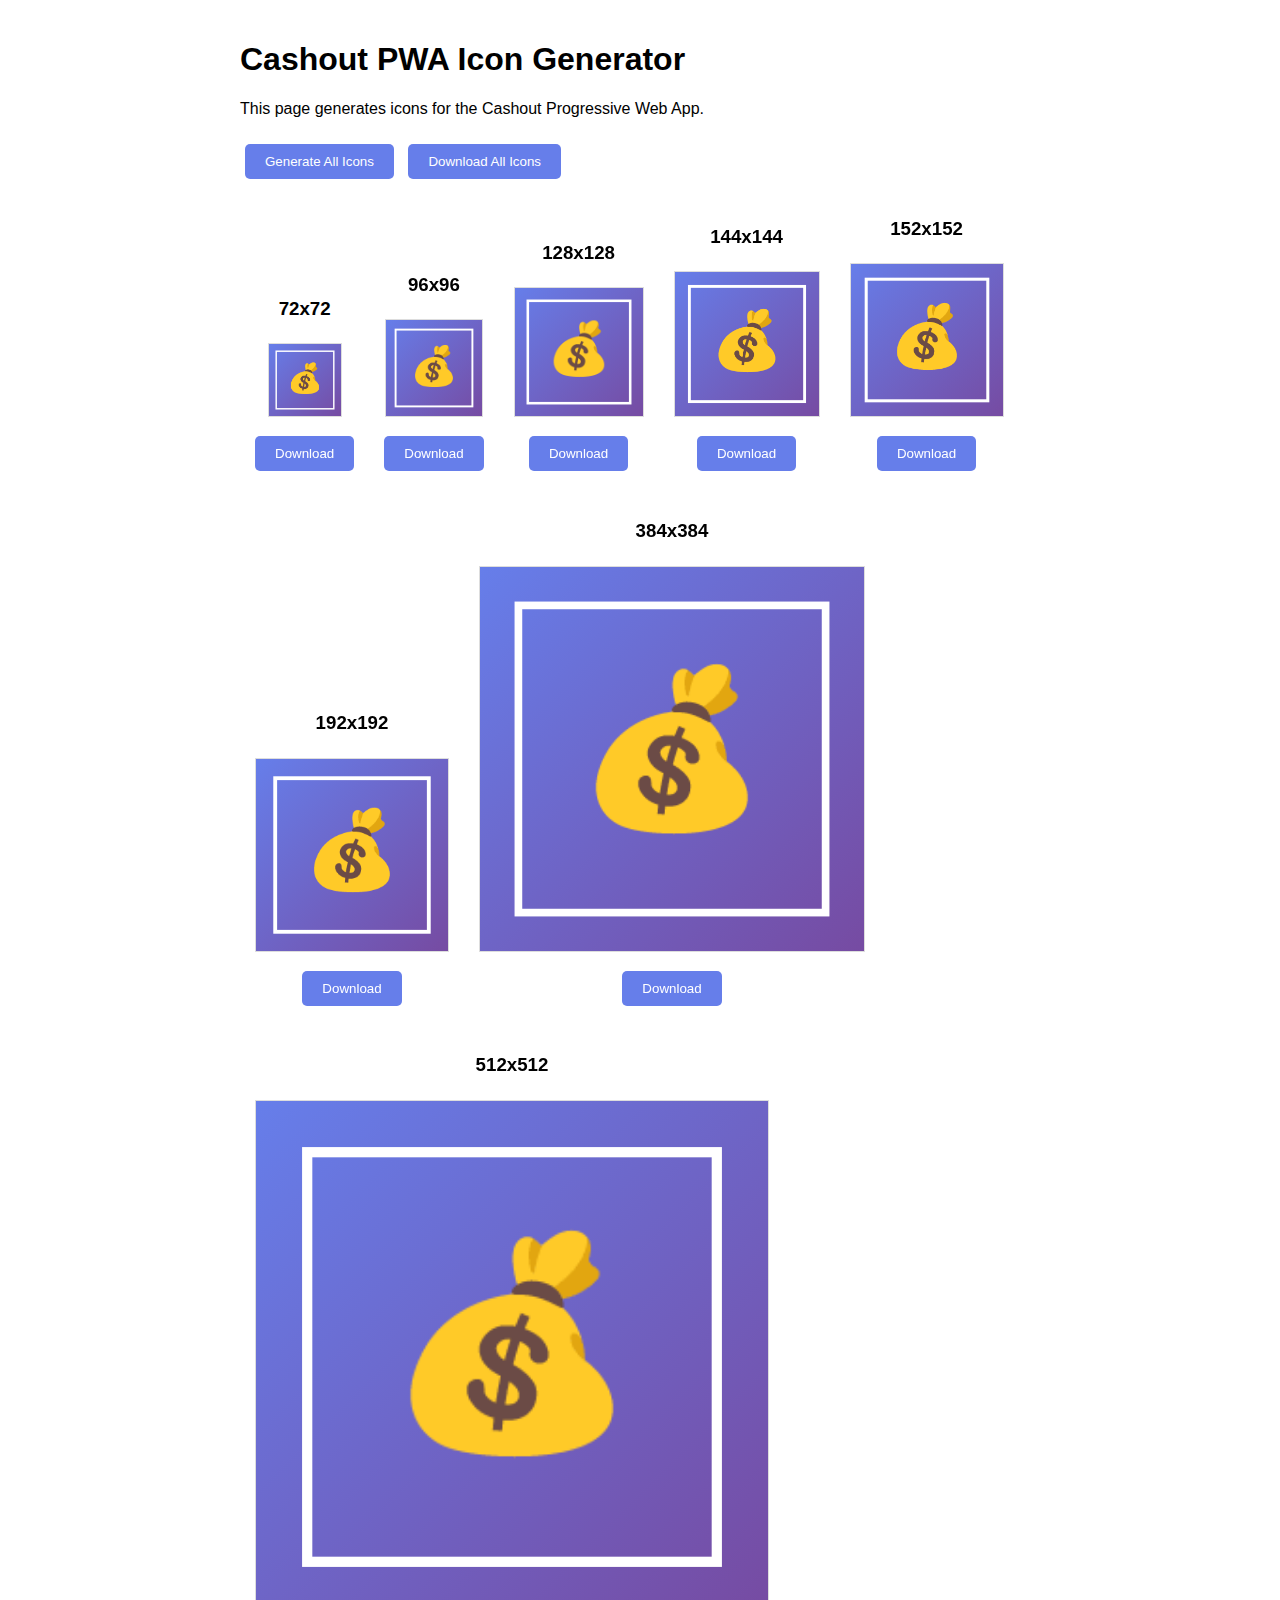
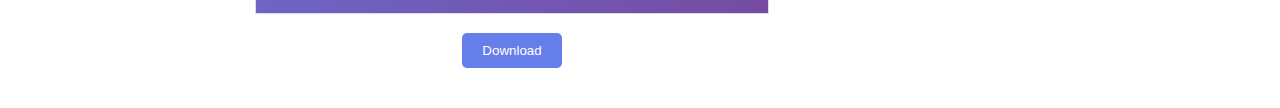
<file: landing-page/generate-icons.html>
<!DOCTYPE html>
<html lang="en">
<head>
    <meta charset="UTF-8">
    <meta name="viewport" content="width=device-width, initial-scale=1.0">
    <title>Generate Cashout Icons</title>
    <style>
        body {
            font-family: Arial, sans-serif;
            max-width: 800px;
            margin: 0 auto;
            padding: 20px;
        }
        .icon-preview {
            display: inline-block;
            margin: 10px;
            text-align: center;
        }
        canvas {
            border: 1px solid #ddd;
            margin: 5px;
        }
        button {
            background: #667eea;
            color: white;
            border: none;
            padding: 10px 20px;
            border-radius: 5px;
            cursor: pointer;
            margin: 10px 5px;
        }
        button:hover {
            background: #5a6fd8;
        }
    </style>
</head>
<body>
    <h1>Cashout PWA Icon Generator</h1>
    <p>This page generates icons for the Cashout Progressive Web App.</p>
    
    <button onclick="generateAllIcons()">Generate All Icons</button>
    <button onclick="downloadAllIcons()">Download All Icons</button>
    
    <div id="iconContainer"></div>

    <script>
        const sizes = [72, 96, 128, 144, 152, 192, 384, 512];
        const icons = [];

        function generateIcon(size) {
            const canvas = document.createElement('canvas');
            canvas.width = size;
            canvas.height = size;
            const ctx = canvas.getContext('2d');

            // Background gradient
            const gradient = ctx.createLinearGradient(0, 0, size, size);
            gradient.addColorStop(0, '#667eea');
            gradient.addColorStop(1, '#764ba2');
            ctx.fillStyle = gradient;
            ctx.fillRect(0, 0, size, size);

            // Wallet icon
            ctx.fillStyle = 'white';
            ctx.font = `bold ${size * 0.4}px Arial`;
            ctx.textAlign = 'center';
            ctx.textBaseline = 'middle';
            ctx.fillText('💰', size / 2, size / 2);

            // Border
            ctx.strokeStyle = 'white';
            ctx.lineWidth = size * 0.02;
            ctx.strokeRect(size * 0.1, size * 0.1, size * 0.8, size * 0.8);

            return canvas;
        }

        function generateAllIcons() {
            const container = document.getElementById('iconContainer');
            container.innerHTML = '';

            sizes.forEach(size => {
                const canvas = generateIcon(size);
                icons.push({ size, canvas });

                const div = document.createElement('div');
                div.className = 'icon-preview';
                div.innerHTML = `
                    <h3>${size}x${size}</h3>
                    <canvas id="canvas-${size}" width="${size}" height="${size}"></canvas>
                    <br>
                    <button onclick="downloadIcon(${size})">Download</button>
                `;
                container.appendChild(div);

                // Copy canvas content
                const targetCanvas = document.getElementById(`canvas-${size}`);
                const targetCtx = targetCanvas.getContext('2d');
                targetCtx.drawImage(canvas, 0, 0);
            });
        }

        function downloadIcon(size) {
            const icon = icons.find(i => i.size === size);
            if (icon) {
                const link = document.createElement('a');
                link.download = `icon-${size}x${size}.png`;
                link.href = icon.canvas.toDataURL();
                link.click();
            }
        }

        function downloadAllIcons() {
            icons.forEach(icon => {
                setTimeout(() => {
                    downloadIcon(icon.size);
                }, 100);
            });
        }

        // Generate icons on page load
        window.addEventListener('load', generateAllIcons);
    </script>
</body>
</html>
</file>
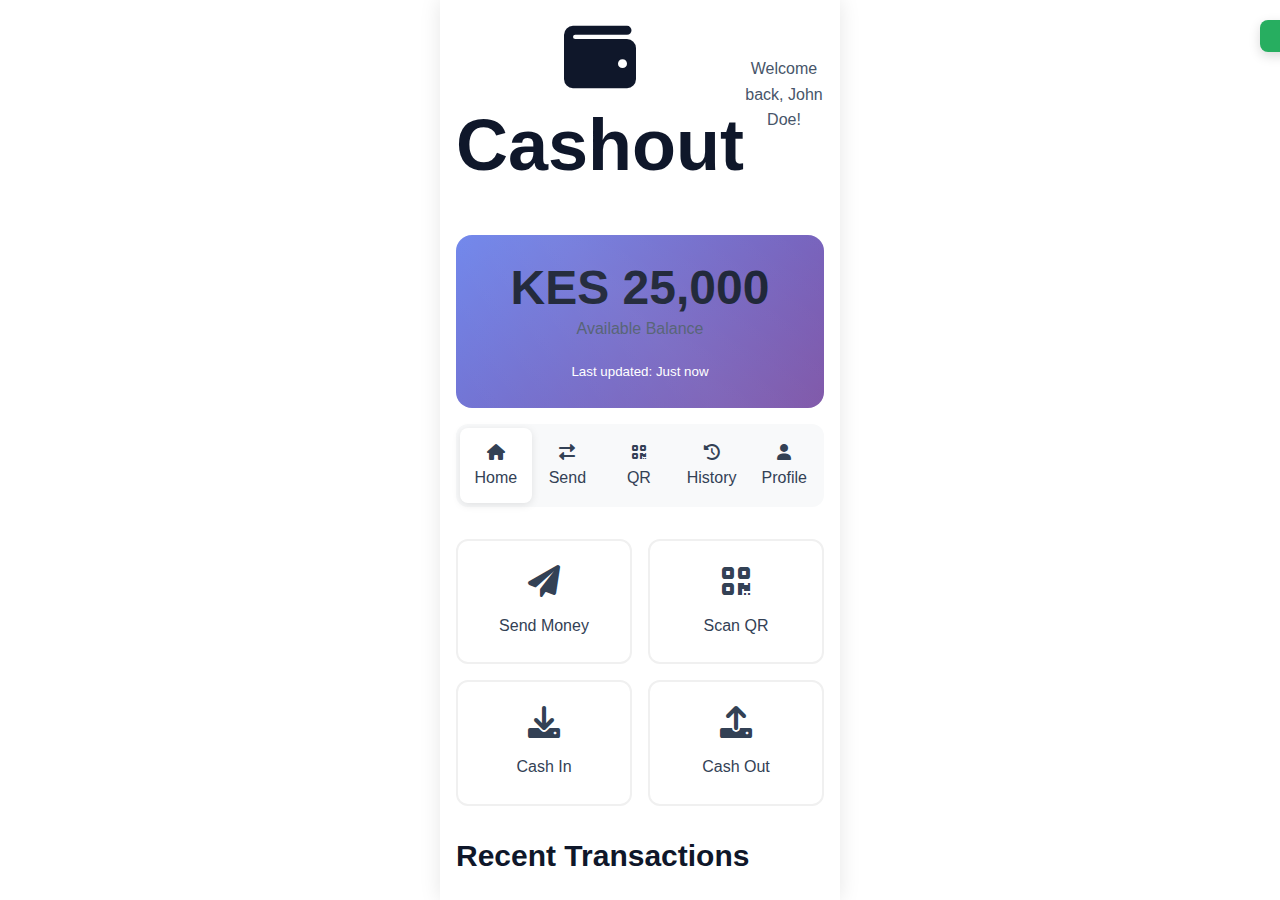
<file: landing-page/user-app.html>
<!DOCTYPE html>
<html lang="en">
<head>
    <meta charset="UTF-8">
    <meta name="viewport" content="width=device-width, initial-scale=1.0">
    <title>Cashout - User App</title>
    
    <!-- PWA Meta Tags -->
    <meta name="theme-color" content="#667eea">
    <meta name="apple-mobile-web-app-capable" content="yes">
    <meta name="apple-mobile-web-app-status-bar-style" content="default">
    <meta name="apple-mobile-web-app-title" content="Cashout">
    <link rel="manifest" href="/manifest.json">
    <link rel="apple-touch-icon" href="/icons/icon-192x192.png">
    
    <link rel="stylesheet" href="styles.css">
    <link href="https://cdnjs.cloudflare.com/ajax/libs/font-awesome/6.0.0/css/all.min.css" rel="stylesheet">
    <style>
        .app-container {
            max-width: 400px;
            margin: 0 auto;
            background: white;
            min-height: 100vh;
            box-shadow: 0 0 20px rgba(0,0,0,0.1);
        }
        
        .app-header {
            background: linear-gradient(135deg, var(--primary-color), var(--secondary-color));
            color: white;
            padding: 1rem;
            text-align: center;
        }
        
        .wallet-card {
            background: linear-gradient(135deg, #667eea 0%, #764ba2 100%);
            color: white;
            padding: 1.5rem;
            margin: 1rem;
            border-radius: 16px;
            text-align: center;
            position: relative;
            overflow: hidden;
        }
        
        .wallet-card::before {
            content: '';
            position: absolute;
            top: -50%;
            left: -50%;
            width: 200%;
            height: 200%;
            background: linear-gradient(45deg, transparent, rgba(255,255,255,0.1), transparent);
            animation: shimmer 2s infinite;
        }
        
        @keyframes shimmer {
            0% { transform: translateX(-100%); }
            100% { transform: translateX(100%); }
        }
        
        .quick-actions {
            display: grid;
            grid-template-columns: 1fr 1fr;
            gap: 1rem;
            padding: 1rem;
        }
        
        .action-btn {
            background: white;
            border: 2px solid #f0f0f0;
            border-radius: 12px;
            padding: 1.5rem;
            text-align: center;
            text-decoration: none;
            color: var(--text-primary);
            transition: all 0.3s ease;
            cursor: pointer;
        }
        
        .action-btn:hover {
            border-color: var(--primary-color);
            transform: translateY(-2px);
            box-shadow: 0 4px 12px rgba(0,0,0,0.1);
        }
        
        .action-btn i {
            font-size: 2rem;
            color: var(--primary-color);
            margin-bottom: 0.5rem;
            display: block;
        }
        
        .transaction-item {
            background: white;
            padding: 1rem;
            margin: 0.5rem 1rem;
            border-radius: 12px;
            border-left: 4px solid var(--primary-color);
            box-shadow: 0 2px 8px rgba(0,0,0,0.1);
            transition: all 0.3s ease;
        }
        
        .transaction-item:hover {
            transform: translateX(4px);
            box-shadow: 0 4px 16px rgba(0,0,0,0.15);
        }
        
        .nav-tabs {
            display: flex;
            background: #f8f9fa;
            margin: 1rem;
            border-radius: 12px;
            padding: 0.25rem;
        }
        
        .nav-tab {
            flex: 1;
            padding: 0.75rem;
            text-align: center;
            cursor: pointer;
            transition: all 0.3s ease;
            border-radius: 8px;
        }
        
        .nav-tab.active {
            background: white;
            color: var(--primary-color);
            box-shadow: 0 2px 8px rgba(0,0,0,0.1);
        }
        
        .tab-content {
            display: none;
        }
        
        .tab-content.active {
            display: block;
        }
        
        .form-group {
            margin: 1rem 0;
        }
        
        .form-group label {
            display: block;
            margin-bottom: 0.5rem;
            font-weight: 500;
            color: var(--text-primary);
        }
        
        .form-control {
            width: 100%;
            padding: 0.75rem;
            border: 1px solid #ddd;
            border-radius: 8px;
            font-size: 1rem;
            transition: border-color 0.3s ease;
        }
        
        .form-control:focus {
            outline: none;
            border-color: var(--primary-color);
            box-shadow: 0 0 0 3px rgba(102, 126, 234, 0.1);
        }
        
        .btn {
            width: 100%;
            padding: 1rem;
            border: none;
            border-radius: 8px;
            font-size: 1.1rem;
            cursor: pointer;
            transition: all 0.3s ease;
            font-weight: 600;
        }
        
        .btn-primary {
            background: var(--primary-color);
            color: white;
        }
        
        .btn-primary:hover {
            background: #5a6fd8;
            transform: translateY(-1px);
        }
        
        .btn-secondary {
            background: #f8f9fa;
            color: var(--text-primary);
            border: 1px solid #ddd;
        }
        
        .btn-secondary:hover {
            background: #e9ecef;
        }
        
        .notification {
            position: fixed;
            top: 20px;
            right: 20px;
            background: #27ae60;
            color: white;
            padding: 1rem;
            border-radius: 8px;
            box-shadow: 0 4px 12px rgba(0,0,0,0.15);
            z-index: 1000;
            transform: translateX(100%);
            transition: transform 0.3s ease;
        }
        
        .notification.show {
            transform: translateX(0);
        }
        
        .loading {
            display: inline-block;
            width: 20px;
            height: 20px;
            border: 3px solid #f3f3f3;
            border-top: 3px solid var(--primary-color);
            border-radius: 50%;
            animation: spin 1s linear infinite;
        }
        
        @keyframes spin {
            0% { transform: rotate(0deg); }
            100% { transform: rotate(360deg); }
        }
        
        .qr-scanner {
            background: #f8f9fa;
            border: 2px dashed #ddd;
            border-radius: 12px;
            padding: 2rem;
            margin: 1rem;
            text-align: center;
            cursor: pointer;
            transition: all 0.3s ease;
        }
        
        .qr-scanner:hover {
            border-color: var(--primary-color);
            background: #f0f4ff;
        }
        
        .qr-display {
            background: white;
            border: 1px solid #ddd;
            border-radius: 12px;
            padding: 2rem;
            margin: 1rem;
            text-align: center;
        }
        
        .qr-code {
            width: 200px;
            height: 200px;
            background: #f0f0f0;
            margin: 0 auto 1rem;
            border-radius: 8px;
            display: flex;
            align-items: center;
            justify-content: center;
            position: relative;
        }
        
        .qr-code::before {
            content: '';
            position: absolute;
            top: 50%;
            left: 50%;
            transform: translate(-50%, -50%);
            width: 40px;
            height: 40px;
            background: var(--primary-color);
            border-radius: 8px;
        }
    </style>
</head>
<body>
    <div class="app-container">
        <!-- App Header -->
        <div class="app-header">
            <h1><i class="fas fa-wallet"></i> Cashout</h1>
            <p>Welcome back, <span id="userName">User</span>!</p>
        </div>

        <!-- Wallet Card -->
        <div class="wallet-card">
            <h2 id="walletBalance">KES 25,000</h2>
            <p>Available Balance</p>
            <small>Last updated: <span id="lastUpdated">Just now</span></small>
        </div>

        <!-- Navigation Tabs -->
        <div class="nav-tabs">
            <div class="nav-tab active" onclick="showTab('home')">
                <i class="fas fa-home"></i><br>Home
            </div>
            <div class="nav-tab" onclick="showTab('transactions')">
                <i class="fas fa-exchange-alt"></i><br>Send
            </div>
            <div class="nav-tab" onclick="showTab('qr')">
                <i class="fas fa-qrcode"></i><br>QR
            </div>
            <div class="nav-tab" onclick="showTab('history')">
                <i class="fas fa-history"></i><br>History
            </div>
            <div class="nav-tab" onclick="showTab('profile')">
                <i class="fas fa-user"></i><br>Profile
            </div>
        </div>

        <!-- Home Tab -->
        <div id="home" class="tab-content active">
            <div class="quick-actions">
                <div class="action-btn" onclick="showTab('transactions')">
                    <i class="fas fa-paper-plane"></i>
                    <div>Send Money</div>
                </div>
                <div class="action-btn" onclick="showTab('qr')">
                    <i class="fas fa-qrcode"></i>
                    <div>Scan QR</div>
                </div>
                <div class="action-btn" onclick="showTab('cashin')">
                    <i class="fas fa-download"></i>
                    <div>Cash In</div>
                </div>
                <div class="action-btn" onclick="showTab('cashout')">
                    <i class="fas fa-upload"></i>
                    <div>Cash Out</div>
                </div>
            </div>

            <h3 style="margin: 1rem;">Recent Transactions</h3>
            <div id="recentTransactions">
                <!-- Transactions will be loaded here -->
            </div>
        </div>

        <!-- Send Money Tab -->
        <div id="transactions" class="tab-content">
            <div style="padding: 1rem;">
                <h3>Send Money</h3>
                <form id="sendMoneyForm">
                    <div class="form-group">
                        <label>Phone Number</label>
                        <input type="tel" id="recipientPhone" class="form-control" placeholder="Enter phone number" required>
                    </div>
                    <div class="form-group">
                        <label>Amount (KES)</label>
                        <input type="number" id="sendAmount" class="form-control" placeholder="Enter amount" min="50" max="1000000" required>
                    </div>
                    <div class="form-group">
                        <label>Description (Optional)</label>
                        <input type="text" id="sendDescription" class="form-control" placeholder="What's this for?">
                    </div>
                    <div id="feeDisplay" style="background: #f8f9fa; padding: 1rem; border-radius: 8px; margin: 1rem 0; display: none;">
                        <div style="display: flex; justify-content: space-between;">
                            <span>Amount:</span>
                            <span id="displayAmount">KES 0</span>
                        </div>
                        <div style="display: flex; justify-content: space-between;">
                            <span>Fee:</span>
                            <span id="displayFee">KES 0</span>
                        </div>
                        <div style="display: flex; justify-content: space-between; font-weight: bold;">
                            <span>Total:</span>
                            <span id="displayTotal">KES 0</span>
                        </div>
                    </div>
                    <button type="submit" class="btn btn-primary" id="sendButton">
                        <span id="sendButtonText">Send Money</span>
                        <span id="sendButtonLoading" class="loading" style="display: none;"></span>
                    </button>
                </form>
            </div>
        </div>

        <!-- QR Tab -->
        <div id="qr" class="tab-content">
            <div style="padding: 1rem;">
                <h3>QR Code</h3>
                
                <div class="qr-scanner" onclick="startQRScanner()">
                    <i class="fas fa-qrcode" style="font-size: 3rem; color: #666; margin-bottom: 1rem;"></i>
                    <p>Tap to scan QR code</p>
                    <small>Scan to receive money or pay businesses</small>
                </div>
                
                <div class="qr-display" id="qrDisplay" style="display: none;">
                    <h4>Your QR Code</h4>
                    <div class="qr-code">
                        <i class="fas fa-qrcode" style="font-size: 4rem; color: #666;"></i>
                    </div>
                    <p><strong>Share this QR code to receive money</strong></p>
                    <p style="font-size: 0.9rem; color: #666;">Your phone number: <span id="userPhone">+254 700 123 456</span></p>
                    <button class="btn btn-secondary" onclick="generateReceiveQR()">Generate New QR</button>
                </div>
            </div>
        </div>

        <!-- Cash In Tab -->
        <div id="cashin" class="tab-content">
            <div style="padding: 1rem;">
                <h3>Cash In</h3>
                <p style="color: #666; margin-bottom: 1rem;">Visit any Cashout agent to deposit money into your wallet.</p>
                
                <div class="form-group">
                    <label>Amount to Deposit (KES)</label>
                    <input type="number" id="cashInAmount" class="form-control" placeholder="Enter amount" min="50" max="1000000">
                </div>
                
                <div class="form-group">
                    <label>Agent Location</label>
                    <select id="agentLocation" class="form-control">
                        <option>Select nearest agent</option>
                        <option>Nairobi CBD - Agent 001</option>
                        <option>Westlands - Agent 002</option>
                        <option>Kileleshwa - Agent 003</option>
                        <option>Kilimani - Agent 004</option>
                    </select>
                </div>
                
                <button class="btn btn-primary" onclick="initiateCashIn()">Find Agent</button>
            </div>
        </div>

        <!-- Cash Out Tab -->
        <div id="cashout" class="tab-content">
            <div style="padding: 1rem;">
                <h3>Cash Out</h3>
                <p style="color: #666; margin-bottom: 1rem;">Withdraw money from your wallet at any agent.</p>
                
                <div class="form-group">
                    <label>Amount to Withdraw (KES)</label>
                    <input type="number" id="cashOutAmount" class="form-control" placeholder="Enter amount" min="50" max="1000000">
                </div>
                
                <div class="form-group">
                    <label>Agent Location</label>
                    <select id="cashOutLocation" class="form-control">
                        <option>Select nearest agent</option>
                        <option>Nairobi CBD - Agent 001</option>
                        <option>Westlands - Agent 002</option>
                        <option>Kileleshwa - Agent 003</option>
                        <option>Kilimani - Agent 004</option>
                    </select>
                </div>
                
                <div id="cashOutFeeDisplay" style="background: #f8f9fa; padding: 1rem; border-radius: 8px; margin: 1rem 0; display: none;">
                    <div style="display: flex; justify-content: space-between;">
                        <span>Withdrawal Amount:</span>
                        <span id="cashOutDisplayAmount">KES 0</span>
                    </div>
                    <div style="display: flex; justify-content: space-between;">
                        <span>Fee:</span>
                        <span id="cashOutDisplayFee">KES 0</span>
                    </div>
                    <div style="display: flex; justify-content: space-between; font-weight: bold;">
                        <span>Total Deducted:</span>
                        <span id="cashOutDisplayTotal">KES 0</span>
                    </div>
                </div>
                
                <button class="btn btn-primary" onclick="initiateCashOut()">Withdraw Money</button>
            </div>
        </div>

        <!-- History Tab -->
        <div id="history" class="tab-content">
            <div style="padding: 1rem;">
                <h3>Transaction History</h3>
                <div id="transactionHistory">
                    <!-- Transaction history will be loaded here -->
                </div>
            </div>
        </div>

        <!-- Profile Tab -->
        <div id="profile" class="tab-content">
            <div style="padding: 1rem;">
                <h3>Profile</h3>
                <div style="text-align: center; margin: 2rem 0;">
                    <div style="width: 80px; height: 80px; background: var(--primary-color); border-radius: 50%; margin: 0 auto 1rem; display: flex; align-items: center; justify-content: center; color: white; font-size: 2rem;">
                        <i class="fas fa-user"></i>
                    </div>
                    <h4 id="profileName">John Doe</h4>
                    <p id="profilePhone">+254 700 123 456</p>
                </div>
                <div style="margin: 1rem 0;">
                    <button class="btn btn-secondary" onclick="showTab('settings')">
                        <i class="fas fa-cog"></i> Settings
                    </button>
                    <button class="btn btn-secondary" onclick="showTab('security')">
                        <i class="fas fa-shield-alt"></i> Security
                    </button>
                    <button class="btn btn-secondary" onclick="showTab('kyc')">
                        <i class="fas fa-id-card"></i> KYC Verification
                    </button>
                    <button class="btn btn-secondary" onclick="showTab('support')">
                        <i class="fas fa-question-circle"></i> Help & Support
                    </button>
                </div>
            </div>
        </div>
    </div>

    <!-- Notification -->
    <div id="notification" class="notification"></div>

    <script>
        // Global variables
        let currentBalance = 25000;
        let transactions = [];
        let userData = {
            name: 'John Doe',
            phone: '+254 700 123 456',
            email: 'john.doe@example.com'
        };
        
        // API Configuration
        const API_BASE_URL = 'https://cashout-api.onrender.com/api';
        const CURRENT_USER_ID = 'user1'; // For demo purposes

        // Initialize app
        document.addEventListener('DOMContentLoaded', function() {
            loadUserData();
            loadTransactions();
            updateBalance();
            setupEventListeners();
            checkAPIHealth();
        });

        async function checkAPIHealth() {
            try {
                const response = await fetch(`${API_BASE_URL}/health`);
                const data = await response.json();
                console.log('API Health:', data);
            } catch (error) {
                console.warn('API not available, using demo mode');
            }
        }

        async function loadUserData() {
            try {
                const response = await fetch(`${API_BASE_URL}/users/${CURRENT_USER_ID}`);
                if (response.ok) {
                    const user = await response.json();
                    userData = user;
                    currentBalance = user.balance;
                }
            } catch (error) {
                console.log('Using demo user data');
            }
            
            document.getElementById('userName').textContent = userData.name;
            document.getElementById('profileName').textContent = userData.name;
            document.getElementById('profilePhone').textContent = userData.phone;
            document.getElementById('userPhone').textContent = userData.phone;
        }

        async function loadTransactions() {
            try {
                const response = await fetch(`${API_BASE_URL}/users/${CURRENT_USER_ID}/transactions`);
                if (response.ok) {
                    const data = await response.json();
                    transactions = data.transactions;
                } else {
                    // Fallback to demo data
                    loadDemoTransactions();
                }
            } catch (error) {
                console.log('Using demo transaction data');
                loadDemoTransactions();
            }
            
            displayRecentTransactions();
            displayTransactionHistory();
        }

        function loadDemoTransactions() {
            // Sample transactions
            transactions = [
                {
                    id: 1,
                    type: 'send',
                    recipient: 'Jane Smith',
                    amount: 1500,
                    fee: 22,
                    total: 1522,
                    timestamp: new Date(Date.now() - 2 * 60 * 60 * 1000).toISOString(),
                    status: 'completed'
                },
                {
                    id: 2,
                    type: 'receive',
                    sender: 'Mike Johnson',
                    amount: 2000,
                    fee: 0,
                    total: 2000,
                    timestamp: new Date(Date.now() - 24 * 60 * 60 * 1000).toISOString(),
                    status: 'completed'
                },
                {
                    id: 3,
                    type: 'cashout',
                    amount: 5000,
                    fee: 52,
                    total: 5052,
                    timestamp: new Date(Date.now() - 2 * 24 * 60 * 60 * 1000).toISOString(),
                    status: 'completed'
                }
            ];
        }

        async function updateBalance() {
            try {
                const response = await fetch(`${API_BASE_URL}/users/${CURRENT_USER_ID}/balance`);
                if (response.ok) {
                    const data = await response.json();
                    currentBalance = data.balance;
                }
            } catch (error) {
                console.log('Using cached balance');
            }
            
            document.getElementById('walletBalance').textContent = `KES ${currentBalance.toLocaleString()}`;
            document.getElementById('lastUpdated').textContent = 'Just now';
        }

        function setupEventListeners() {
            // Send money form
            document.getElementById('sendMoneyForm').addEventListener('submit', handleSendMoney);
            
            // Amount input listeners
            document.getElementById('sendAmount').addEventListener('input', calculateSendFee);
            document.getElementById('cashOutAmount').addEventListener('input', calculateCashOutFee);
        }

        async function calculateSendFee() {
            const amount = parseFloat(document.getElementById('sendAmount').value) || 0;
            
            if (amount > 0) {
                try {
                    const response = await fetch(`${API_BASE_URL}/fees/calculate`, {
                        method: 'POST',
                        headers: {
                            'Content-Type': 'application/json',
                        },
                        body: JSON.stringify({
                            amount: amount,
                            transaction_type: 'p2p'
                        })
                    });
                    
                    if (response.ok) {
                        const data = await response.json();
                        const fee = data.fee;
                        const total = data.total;
                        
                        document.getElementById('feeDisplay').style.display = 'block';
                        document.getElementById('displayAmount').textContent = `KES ${amount.toLocaleString()}`;
                        document.getElementById('displayFee').textContent = `KES ${fee}`;
                        document.getElementById('displayTotal').textContent = `KES ${total.toLocaleString()}`;
                    }
                } catch (error) {
                    // Fallback to local calculation
                    const fee = calculateFee(amount, 'p2p');
                    const total = amount + fee;
                    
                    document.getElementById('feeDisplay').style.display = 'block';
                    document.getElementById('displayAmount').textContent = `KES ${amount.toLocaleString()}`;
                    document.getElementById('displayFee').textContent = `KES ${fee}`;
                    document.getElementById('displayTotal').textContent = `KES ${total.toLocaleString()}`;
                }
            } else {
                document.getElementById('feeDisplay').style.display = 'none';
            }
        }

        function calculateCashOutFee() {
            const amount = parseFloat(document.getElementById('cashOutAmount').value) || 0;
            const fee = calculateFee(amount, 'cashout');
            const total = amount + fee;
            
            if (amount > 0) {
                document.getElementById('cashOutFeeDisplay').style.display = 'block';
                document.getElementById('cashOutDisplayAmount').textContent = `KES ${amount.toLocaleString()}`;
                document.getElementById('cashOutDisplayFee').textContent = `KES ${fee}`;
                document.getElementById('cashOutDisplayTotal').textContent = `KES ${total.toLocaleString()}`;
            } else {
                document.getElementById('cashOutFeeDisplay').style.display = 'none';
            }
        }

        function calculateFee(amount, type) {
            // Simplified fee calculation based on the fee structure
            if (amount <= 100) return 8;
            if (amount <= 500) return 22;
            if (amount <= 1000) return 22;
            if (amount <= 1500) return 22;
            if (amount <= 2500) return 22;
            if (amount <= 3500) return 39;
            if (amount <= 5000) return 52;
            if (amount <= 7500) return 65;
            if (amount <= 10000) return 86;
            if (amount <= 15000) return 125;
            if (amount <= 20000) return 139;
            if (amount <= 35000) return 148;
            if (amount <= 50000) return 209;
            if (amount <= 250000) return 232;
            if (amount <= 500000) return 513;
            return 1076;
        }

        async function handleSendMoney(e) {
            e.preventDefault();
            
            const phone = document.getElementById('recipientPhone').value;
            const amount = parseFloat(document.getElementById('sendAmount').value);
            const description = document.getElementById('sendDescription').value;
            
            if (!phone || !amount) {
                showNotification('Please fill in all required fields', 'error');
                return;
            }
            
            if (amount > currentBalance) {
                showNotification('Insufficient balance', 'error');
                return;
            }
            
            // Show loading
            const button = document.getElementById('sendButton');
            const buttonText = document.getElementById('sendButtonText');
            const buttonLoading = document.getElementById('sendButtonLoading');
            
            button.disabled = true;
            buttonText.style.display = 'none';
            buttonLoading.style.display = 'inline-block';
            
            try {
                // Try API first
                const response = await fetch(`${API_BASE_URL}/transactions/send`, {
                    method: 'POST',
                    headers: {
                        'Content-Type': 'application/json',
                    },
                    body: JSON.stringify({
                        from_user: CURRENT_USER_ID,
                        to_user: 'user2', // For demo, send to user2
                        amount: amount,
                        description: description
                    })
                });
                
                if (response.ok) {
                    const data = await response.json();
                    
                    // Update local data
                    // This part needs to be updated to reflect actual API response
                    // For now, we'll just update the balance and add to transactions
                    // In a real app, you'd fetch the updated user data from the API
                    currentBalance = userData.balance; // Assuming userData is updated by loadUserData
                    transactions.unshift(data.transaction);
                    
                    // Update UI
                    updateBalance();
                    displayRecentTransactions();
                    displayTransactionHistory();
                    
                    showNotification('Money sent successfully!', 'success');
                } else {
                    const errorData = await response.json();
                    showNotification(errorData.error || 'Transaction failed', 'error');
                }
                
            } catch (error) {
                // Fallback to demo mode
                console.log('API unavailable, using demo mode');
                
                // Simulate API call
                await new Promise(resolve => setTimeout(resolve, 2000));
                
                // Process transaction locally
                const fee = calculateFee(amount, 'p2p');
                const total = amount + fee;
                
                currentBalance -= total;
                
                // Add to transactions
                transactions.unshift({
                    id: Date.now(),
                    type: 'send',
                    recipient: phone,
                    amount: amount,
                    fee: fee,
                    total: total,
                    timestamp: new Date().toISOString(),
                    status: 'completed'
                });
                
                // Update UI
                updateBalance();
                displayRecentTransactions();
                displayTransactionHistory();
                
                showNotification('Money sent successfully! (Demo Mode)', 'success');
            } finally {
                // Reset form
                document.getElementById('sendMoneyForm').reset();
                document.getElementById('feeDisplay').style.display = 'none';
                
                // Hide loading
                button.disabled = false;
                buttonText.style.display = 'inline';
                buttonLoading.style.display = 'none';
            }
        }

        function startQRScanner() {
            showNotification('QR Scanner would open here', 'info');
        }

        function generateReceiveQR() {
            document.getElementById('qrDisplay').style.display = 'block';
            showNotification('QR Code generated!', 'success');
        }

        function initiateCashIn() {
            const amount = parseFloat(document.getElementById('cashInAmount').value) || 0;
            const location = document.getElementById('agentLocation').value;
            
            if (amount <= 0) {
                showNotification('Please enter a valid amount', 'error');
                return;
            }
            
            if (location === 'Select nearest agent') {
                showNotification('Please select an agent location', 'error');
                return;
            }
            
            showNotification(`Cash In request sent to ${location}`, 'success');
        }

        function initiateCashOut() {
            const amount = parseFloat(document.getElementById('cashOutAmount').value) || 0;
            const location = document.getElementById('cashOutLocation').value;
            
            if (amount <= 0) {
                showNotification('Please enter a valid amount', 'error');
                return;
            }
            
            if (amount > currentBalance) {
                showNotification('Insufficient balance', 'error');
                return;
            }
            
            if (location === 'Select nearest agent') {
                showNotification('Please select an agent location', 'error');
                return;
            }
            
            const fee = calculateFee(amount, 'cashout');
            const total = amount + fee;
            
            if (total > currentBalance) {
                showNotification('Insufficient balance for withdrawal and fees', 'error');
                return;
            }
            
            showNotification(`Cash Out request sent to ${location}`, 'success');
        }

        function showTab(tabName) {
            // Hide all tabs
            const tabs = document.querySelectorAll('.tab-content');
            tabs.forEach(tab => tab.classList.remove('active'));
            
            // Remove active class from all nav tabs
            const navTabs = document.querySelectorAll('.nav-tab');
            navTabs.forEach(tab => tab.classList.remove('active'));
            
            // Show selected tab
            document.getElementById(tabName).classList.add('active');
            
            // Add active class to clicked nav tab
            event.target.closest('.nav-tab').classList.add('active');
        }

        function showNotification(message, type = 'info') {
            const notification = document.getElementById('notification');
            notification.textContent = message;
            notification.className = `notification ${type}`;
            notification.classList.add('show');
            
            setTimeout(() => {
                notification.classList.remove('show');
            }, 3000);
        }

        // PWA Installation
        let deferredPrompt;
        
        window.addEventListener('beforeinstallprompt', (e) => {
            e.preventDefault();
            deferredPrompt = e;
            
            // Show install button
            showInstallButton();
        });
        
        function showInstallButton() {
            const installButton = document.createElement('button');
            installButton.textContent = '📱 Install App';
            installButton.style.cssText = `
                position: fixed;
                bottom: 20px;
                left: 50%;
                transform: translateX(-50%);
                background: #667eea;
                color: white;
                border: none;
                padding: 12px 24px;
                border-radius: 25px;
                font-weight: bold;
                z-index: 1000;
                box-shadow: 0 4px 12px rgba(0,0,0,0.15);
            `;
            
            installButton.addEventListener('click', installApp);
            document.body.appendChild(installButton);
        }
        
        function installApp() {
            if (deferredPrompt) {
                deferredPrompt.prompt();
                deferredPrompt.userChoice.then((choiceResult) => {
                    if (choiceResult.outcome === 'accepted') {
                        console.log('User accepted the install prompt');
                    }
                    deferredPrompt = null;
                });
            }
        }

        // Register Service Worker
        if ('serviceWorker' in navigator) {
            window.addEventListener('load', () => {
                navigator.serviceWorker.register('/sw.js')
                    .then((registration) => {
                        console.log('SW registered: ', registration);
                    })
                    .catch((registrationError) => {
                        console.log('SW registration failed: ', registrationError);
                    });
            });
        }
    </script>
</body>
</html>
</file>
<file: landing-page/styles.css>
/* Reset and Base Styles */
* {
    margin: 0;
    padding: 0;
    box-sizing: border-box;
}

:root {
    /* Color Palette - Kenyan-inspired with modern tech */
    --primary: #00D4AA;
    --primary-dark: #00B894;
    --primary-light: #00F5D4;
    --secondary: #6366F1;
    --secondary-dark: #4F46E5;
    --accent: #F59E0B;
    --accent-dark: #D97706;
    
    /* Neutral Colors */
    --white: #FFFFFF;
    --black: #0F172A;
    --gray-50: #F8FAFC;
    --gray-100: #F1F5F9;
    --gray-200: #E2E8F0;
    --gray-300: #CBD5E1;
    --gray-400: #94A3B8;
    --gray-500: #64748B;
    --gray-600: #475569;
    --gray-700: #334155;
    --gray-800: #1E293B;
    --gray-900: #0F172A;
    
    /* Kenyan Flag Colors */
    --kenya-red: #CE1126;
    --kenya-green: #006600;
    --kenya-black: #000000;
    
    /* Gradients */
    --gradient-primary: linear-gradient(135deg, var(--primary) 0%, var(--secondary) 100%);
    --gradient-secondary: linear-gradient(135deg, var(--secondary) 0%, var(--accent) 100%);
    --gradient-kenya: linear-gradient(135deg, var(--kenya-red) 0%, var(--kenya-green) 50%, var(--kenya-black) 100%);
    
    /* Typography */
    --font-family: 'Inter', -apple-system, BlinkMacSystemFont, 'Segoe UI', Roboto, sans-serif;
    --font-size-xs: 0.75rem;
    --font-size-sm: 0.875rem;
    --font-size-base: 1rem;
    --font-size-lg: 1.125rem;
    --font-size-xl: 1.25rem;
    --font-size-2xl: 1.5rem;
    --font-size-3xl: 1.875rem;
    --font-size-4xl: 2.25rem;
    --font-size-5xl: 3rem;
    --font-size-6xl: 3.75rem;
    --font-size-7xl: 4.5rem;
    
    /* Spacing */
    --spacing-1: 0.25rem;
    --spacing-2: 0.5rem;
    --spacing-3: 0.75rem;
    --spacing-4: 1rem;
    --spacing-5: 1.25rem;
    --spacing-6: 1.5rem;
    --spacing-8: 2rem;
    --spacing-10: 2.5rem;
    --spacing-12: 3rem;
    --spacing-16: 4rem;
    --spacing-20: 5rem;
    --spacing-24: 6rem;
    --spacing-32: 8rem;
    
    /* Border Radius */
    --radius-sm: 0.25rem;
    --radius-md: 0.375rem;
    --radius-lg: 0.5rem;
    --radius-xl: 0.75rem;
    --radius-2xl: 1rem;
    --radius-3xl: 1.5rem;
    --radius-full: 9999px;
    
    /* Shadows */
    --shadow-sm: 0 1px 2px 0 rgb(0 0 0 / 0.05);
    --shadow-md: 0 4px 6px -1px rgb(0 0 0 / 0.1), 0 2px 4px -2px rgb(0 0 0 / 0.1);
    --shadow-lg: 0 10px 15px -3px rgb(0 0 0 / 0.1), 0 4px 6px -4px rgb(0 0 0 / 0.1);
    --shadow-xl: 0 20px 25px -5px rgb(0 0 0 / 0.1), 0 8px 10px -6px rgb(0 0 0 / 0.1);
    --shadow-2xl: 0 25px 50px -12px rgb(0 0 0 / 0.25);
    --shadow-glow: 0 0 20px rgba(0, 212, 170, 0.3);
    
    /* Transitions */
    --transition-fast: 150ms ease-in-out;
    --transition-normal: 300ms ease-in-out;
    --transition-slow: 500ms ease-in-out;
}

html {
    scroll-behavior: smooth;
}

body {
    font-family: var(--font-family);
    font-size: var(--font-size-base);
    line-height: 1.6;
    color: var(--gray-700);
    background-color: var(--white);
    overflow-x: hidden;
}

/* Container */
.container {
    max-width: 1200px;
    margin: 0 auto;
    padding: 0 var(--spacing-4);
}

/* Typography */
h1, h2, h3, h4, h5, h6 {
    font-weight: 700;
    line-height: 1.2;
    color: var(--gray-900);
}

h1 { font-size: var(--font-size-7xl); }
h2 { font-size: var(--font-size-5xl); }
h3 { font-size: var(--font-size-3xl); }
h4 { font-size: var(--font-size-2xl); }
h5 { font-size: var(--font-size-xl); }
h6 { font-size: var(--font-size-lg); }

p {
    margin-bottom: var(--spacing-4);
    color: var(--gray-600);
}

/* Buttons */
.btn {
    display: inline-flex;
    align-items: center;
    justify-content: center;
    gap: var(--spacing-2);
    padding: var(--spacing-3) var(--spacing-6);
    font-size: var(--font-size-base);
    font-weight: 600;
    text-decoration: none;
    border: 2px solid transparent;
    border-radius: var(--radius-lg);
    cursor: pointer;
    transition: all var(--transition-normal);
    position: relative;
    overflow: hidden;
}

.btn::before {
    content: '';
    position: absolute;
    top: 0;
    left: -100%;
    width: 100%;
    height: 100%;
    background: linear-gradient(90deg, transparent, rgba(255, 255, 255, 0.2), transparent);
    transition: left var(--transition-slow);
}

.btn:hover::before {
    left: 100%;
}

.btn-primary {
    background: var(--gradient-primary);
    color: var(--white);
    box-shadow: var(--shadow-lg);
}

.btn-primary:hover {
    transform: translateY(-2px);
    box-shadow: var(--shadow-xl), var(--shadow-glow);
}

.btn-secondary {
    background: var(--white);
    color: var(--gray-700);
    border-color: var(--gray-200);
    box-shadow: var(--shadow-md);
}

.btn-secondary:hover {
    background: var(--gray-50);
    transform: translateY(-2px);
    box-shadow: var(--shadow-lg);
}

.btn-outline {
    background: transparent;
    color: var(--primary);
    border-color: var(--primary);
}

.btn-outline:hover {
    background: var(--primary);
    color: var(--white);
    transform: translateY(-2px);
}

.btn-large {
    padding: var(--spacing-4) var(--spacing-8);
    font-size: var(--font-size-lg);
}

.btn-full {
    width: 100%;
}

/* Gradient Text */
.gradient-text {
    background: var(--gradient-primary);
    -webkit-background-clip: text;
    -webkit-text-fill-color: transparent;
    background-clip: text;
}

/* Navigation */
.navbar {
    position: fixed;
    top: 0;
    left: 0;
    right: 0;
    z-index: 1000;
    background: rgba(255, 255, 255, 0.95);
    backdrop-filter: blur(20px);
    border-bottom: 1px solid var(--gray-200);
    transition: all var(--transition-normal);
}

.nav-container {
    display: flex;
    align-items: center;
    justify-content: space-between;
    padding: var(--spacing-4) var(--spacing-4);
    max-width: 1200px;
    margin: 0 auto;
}

.nav-logo {
    display: flex;
    align-items: center;
    gap: var(--spacing-2);
}

.logo {
    width: 32px;
    height: 32px;
}

.logo-text {
    font-size: var(--font-size-xl);
    font-weight: 800;
    background: var(--gradient-primary);
    -webkit-background-clip: text;
    -webkit-text-fill-color: transparent;
    background-clip: text;
}

.nav-menu {
    display: flex;
    align-items: center;
    gap: var(--spacing-8);
}

.nav-link {
    color: var(--gray-600);
    text-decoration: none;
    font-weight: 500;
    transition: color var(--transition-fast);
    position: relative;
}

.nav-link::after {
    content: '';
    position: absolute;
    bottom: -4px;
    left: 0;
    width: 0;
    height: 2px;
    background: var(--gradient-primary);
    transition: width var(--transition-normal);
}

.nav-link:hover {
    color: var(--primary);
}

.nav-link:hover::after {
    width: 100%;
}

.nav-buttons {
    display: flex;
    align-items: center;
    gap: var(--spacing-4);
}

.nav-toggle {
    display: none;
    flex-direction: column;
    gap: 4px;
    cursor: pointer;
}

.nav-toggle span {
    width: 25px;
    height: 3px;
    background: var(--gray-600);
    border-radius: var(--radius-full);
    transition: all var(--transition-normal);
}

/* Hero Section */
.hero {
    position: relative;
    min-height: 100vh;
    display: flex;
    align-items: center;
    padding-top: 80px;
    overflow: hidden;
}

.hero-background {
    position: absolute;
    top: 0;
    left: 0;
    right: 0;
    bottom: 0;
    z-index: -1;
}

.hero-glow {
    position: absolute;
    top: 50%;
    left: 50%;
    transform: translate(-50%, -50%);
    width: 600px;
    height: 600px;
    background: radial-gradient(circle, rgba(0, 212, 170, 0.1) 0%, rgba(99, 102, 241, 0.05) 50%, transparent 100%);
    border-radius: 50%;
    animation: pulse 4s ease-in-out infinite;
}

.hero-particles {
    position: absolute;
    top: 0;
    left: 0;
    right: 0;
    bottom: 0;
    background-image: 
        radial-gradient(circle at 20% 80%, rgba(0, 212, 170, 0.1) 0%, transparent 50%),
        radial-gradient(circle at 80% 20%, rgba(99, 102, 241, 0.1) 0%, transparent 50%),
        radial-gradient(circle at 40% 40%, rgba(245, 158, 11, 0.05) 0%, transparent 50%);
}

.hero-container {
    display: grid;
    grid-template-columns: 1fr 1fr;
    gap: var(--spacing-16);
    align-items: center;
    max-width: 1200px;
    margin: 0 auto;
    padding: 0 var(--spacing-4);
}

.hero-badge {
    display: inline-flex;
    align-items: center;
    gap: var(--spacing-2);
    padding: var(--spacing-2) var(--spacing-4);
    background: rgba(0, 212, 170, 0.1);
    color: var(--primary);
    border-radius: var(--radius-full);
    font-size: var(--font-size-sm);
    font-weight: 600;
    margin-bottom: var(--spacing-6);
}

.hero-title {
    font-size: var(--font-size-7xl);
    font-weight: 900;
    line-height: 1.1;
    margin-bottom: var(--spacing-6);
}

.hero-subtitle {
    font-size: var(--font-size-xl);
    color: var(--gray-600);
    margin-bottom: var(--spacing-8);
    line-height: 1.6;
}

.hero-stats {
    display: flex;
    gap: var(--spacing-8);
    margin-bottom: var(--spacing-8);
}

.stat {
    text-align: center;
}

.stat-number {
    font-size: var(--font-size-3xl);
    font-weight: 800;
    color: var(--primary);
    display: block;
}

.stat-label {
    font-size: var(--font-size-sm);
    color: var(--gray-500);
    font-weight: 500;
}

.hero-buttons {
    display: flex;
    gap: var(--spacing-4);
    margin-bottom: var(--spacing-8);
}

.hero-trust {
    display: flex;
    gap: var(--spacing-6);
}

.trust-item {
    display: flex;
    align-items: center;
    gap: var(--spacing-2);
    font-size: var(--font-size-sm);
    color: var(--gray-600);
}

.trust-item i {
    color: var(--primary);
    font-size: var(--font-size-lg);
}

/* Hero Visual */
.hero-visual {
    position: relative;
    display: flex;
    justify-content: center;
    align-items: center;
}

.phone-mockup {
    position: relative;
    width: 300px;
    height: 600px;
    background: linear-gradient(145deg, #1a1a1a, #2a2a2a);
    border-radius: 40px;
    padding: 20px;
    box-shadow: 
        0 20px 40px rgba(0, 0, 0, 0.3),
        0 0 0 1px rgba(255, 255, 255, 0.1),
        inset 0 1px 0 rgba(255, 255, 255, 0.2);
}

.phone-screen {
    width: 100%;
    height: 100%;
    background: var(--white);
    border-radius: 30px;
    overflow: hidden;
    position: relative;
}

.app-interface {
    padding: 20px;
    height: 100%;
    display: flex;
    flex-direction: column;
}

.app-header {
    display: flex;
    justify-content: space-between;
    align-items: center;
    margin-bottom: 30px;
}

.app-balance {
    display: flex;
    flex-direction: column;
}

.balance-label {
    font-size: 12px;
    color: var(--gray-500);
    font-weight: 500;
}

.balance-amount {
    font-size: 24px;
    font-weight: 800;
    color: var(--gray-900);
}

.app-avatar {
    width: 40px;
    height: 40px;
    background: var(--gradient-primary);
    border-radius: 50%;
    display: flex;
    align-items: center;
    justify-content: center;
    color: var(--white);
}

.app-actions {
    display: grid;
    grid-template-columns: repeat(4, 1fr);
    gap: 15px;
    margin-bottom: 30px;
}

.action-btn {
    display: flex;
    flex-direction: column;
    align-items: center;
    gap: 8px;
    padding: 15px 10px;
    background: var(--gray-50);
    border-radius: 15px;
    cursor: pointer;
    transition: all var(--transition-normal);
}

.action-btn:hover {
    background: var(--primary);
    color: var(--white);
    transform: translateY(-2px);
}

.action-btn i {
    font-size: 20px;
    color: var(--primary);
}

.action-btn:hover i {
    color: var(--white);
}

.action-btn span {
    font-size: 12px;
    font-weight: 600;
}

.app-transactions {
    flex: 1;
}

.transaction {
    display: flex;
    align-items: center;
    gap: 15px;
    padding: 15px 0;
    border-bottom: 1px solid var(--gray-100);
}

.transaction:last-child {
    border-bottom: none;
}

.transaction-icon {
    width: 40px;
    height: 40px;
    border-radius: 50%;
    display: flex;
    align-items: center;
    justify-content: center;
    font-size: 16px;
}

.transaction-icon i {
    color: var(--white);
}

.transaction:nth-child(1) .transaction-icon {
    background: var(--kenya-red);
}

.transaction:nth-child(2) .transaction-icon {
    background: var(--kenya-green);
}

.transaction-details {
    flex: 1;
    display: flex;
    flex-direction: column;
}

.transaction-name {
    font-weight: 600;
    color: var(--gray-900);
    font-size: 14px;
}

.transaction-time {
    font-size: 12px;
    color: var(--gray-500);
}

.transaction-amount {
    font-weight: 700;
    font-size: 14px;
}

.transaction-amount.sent {
    color: var(--kenya-red);
}

.transaction-amount.received {
    color: var(--kenya-green);
}

/* Floating Elements */
.floating-elements {
    position: absolute;
    top: 0;
    left: 0;
    right: 0;
    bottom: 0;
    pointer-events: none;
}

.floating-card {
    position: absolute;
    background: rgba(255, 255, 255, 0.95);
    backdrop-filter: blur(20px);
    border: 1px solid rgba(255, 255, 255, 0.2);
    border-radius: var(--radius-xl);
    padding: var(--spacing-4);
    display: flex;
    align-items: center;
    gap: var(--spacing-2);
    font-size: var(--font-size-sm);
    font-weight: 600;
    color: var(--gray-700);
    box-shadow: var(--shadow-lg);
    animation: float 6s ease-in-out infinite;
}

.floating-card i {
    color: var(--primary);
    font-size: var(--font-size-lg);
}

.card-1 {
    top: 10%;
    right: 10%;
    animation-delay: 0s;
}

.card-2 {
    top: 60%;
    right: 5%;
    animation-delay: 2s;
}

.card-3 {
    bottom: 20%;
    right: 20%;
    animation-delay: 4s;
}

/* Sections */
section {
    padding: var(--spacing-32) 0;
}

.section-header {
    text-align: center;
    margin-bottom: var(--spacing-16);
}

.section-title {
    font-size: var(--font-size-5xl);
    font-weight: 800;
    margin-bottom: var(--spacing-4);
}

.section-subtitle {
    font-size: var(--font-size-xl);
    color: var(--gray-600);
    max-width: 600px;
    margin: 0 auto;
}

/* Features Section */
.features {
    background: var(--gray-50);
}

.features-grid {
    display: grid;
    grid-template-columns: repeat(auto-fit, minmax(350px, 1fr));
    gap: var(--spacing-8);
}

.feature-card {
    background: var(--white);
    padding: var(--spacing-8);
    border-radius: var(--radius-2xl);
    box-shadow: var(--shadow-lg);
    transition: all var(--transition-normal);
    border: 1px solid var(--gray-100);
}

.feature-card:hover {
    transform: translateY(-8px);
    box-shadow: var(--shadow-2xl);
    border-color: var(--primary);
}

.feature-icon {
    width: 60px;
    height: 60px;
    background: var(--gradient-primary);
    border-radius: var(--radius-xl);
    display: flex;
    align-items: center;
    justify-content: center;
    margin-bottom: var(--spacing-6);
}

.feature-icon i {
    font-size: var(--font-size-2xl);
    color: var(--white);
}

.feature-card h3 {
    font-size: var(--font-size-xl);
    margin-bottom: var(--spacing-4);
}

.feature-card p {
    color: var(--gray-600);
    line-height: 1.6;
}

/* How It Works Section */
.how-it-works {
    background: var(--white);
}

.steps-container {
    display: grid;
    grid-template-columns: repeat(auto-fit, minmax(250px, 1fr));
    gap: var(--spacing-8);
}

.step {
    text-align: center;
    padding: var(--spacing-8);
    position: relative;
}

.step-number {
    width: 60px;
    height: 60px;
    background: var(--gradient-primary);
    border-radius: 50%;
    display: flex;
    align-items: center;
    justify-content: center;
    font-size: var(--font-size-2xl);
    font-weight: 800;
    color: var(--white);
    margin: 0 auto var(--spacing-6);
    position: relative;
}

.step-number::after {
    content: '';
    position: absolute;
    top: 50%;
    left: 100%;
    width: 100px;
    height: 2px;
    background: var(--gradient-primary);
    transform: translateY(-50%);
}

.step:last-child .step-number::after {
    display: none;
}

.step h3 {
    margin-bottom: var(--spacing-4);
}

.step p {
    color: var(--gray-600);
    line-height: 1.6;
}

/* Pricing Section */
.pricing {
    background: var(--gray-50);
}

.pricing-grid {
    display: grid;
    grid-template-columns: repeat(auto-fit, minmax(350px, 1fr));
    gap: var(--spacing-8);
}

.pricing-card {
    background: var(--white);
    border-radius: var(--radius-2xl);
    padding: var(--spacing-8);
    box-shadow: var(--shadow-lg);
    transition: all var(--transition-normal);
    border: 2px solid transparent;
    position: relative;
}

.pricing-card.featured {
    border-color: var(--primary);
    transform: scale(1.05);
}

.pricing-card:hover {
    transform: translateY(-8px);
    box-shadow: var(--shadow-2xl);
}

.pricing-badge {
    position: absolute;
    top: -12px;
    left: 50%;
    transform: translateX(-50%);
    background: var(--gradient-primary);
    color: var(--white);
    padding: var(--spacing-2) var(--spacing-4);
    border-radius: var(--radius-full);
    font-size: var(--font-size-sm);
    font-weight: 600;
}

.pricing-header {
    text-align: center;
    margin-bottom: var(--spacing-6);
}

.pricing-header h3 {
    font-size: var(--font-size-2xl);
    margin-bottom: var(--spacing-2);
}

.pricing-subtitle {
    color: var(--gray-600);
    font-size: var(--font-size-sm);
    font-weight: 500;
}

/* Fee Structure */
.fee-structure {
    margin-bottom: var(--spacing-8);
}

.fee-item {
    display: flex;
    align-items: center;
    gap: var(--spacing-4);
    padding: var(--spacing-4) 0;
    border-bottom: 1px solid var(--gray-100);
}

.fee-item:last-child {
    border-bottom: none;
}

.fee-icon {
    width: 50px;
    height: 50px;
    background: var(--gradient-primary);
    border-radius: var(--radius-xl);
    display: flex;
    align-items: center;
    justify-content: center;
    color: var(--white);
    font-size: var(--font-size-lg);
    flex-shrink: 0;
}

.fee-details {
    flex: 1;
}

.fee-details h4 {
    font-size: var(--font-size-base);
    font-weight: 600;
    color: var(--gray-900);
    margin-bottom: var(--spacing-1);
}

.fee-amount {
    font-size: var(--font-size-xl);
    font-weight: 800;
    color: var(--primary);
    margin-bottom: var(--spacing-1);
}

.fee-details p {
    font-size: var(--font-size-sm);
    color: var(--gray-600);
    margin: 0;
}

.pricing-features {
    margin-bottom: var(--spacing-8);
}

.pricing-features h4 {
    font-size: var(--font-size-lg);
    font-weight: 600;
    color: var(--gray-900);
    margin-bottom: var(--spacing-4);
}

.pricing-features ul {
    list-style: none;
}

.pricing-features li {
    display: flex;
    align-items: center;
    gap: var(--spacing-3);
    padding: var(--spacing-2) 0;
    color: var(--gray-700);
    font-size: var(--font-size-sm);
}

.pricing-features i {
    color: var(--primary);
    font-size: var(--font-size-base);
}

/* Pricing Note */
.pricing-note {
    background: var(--white);
    border-radius: var(--radius-2xl);
    padding: var(--spacing-8);
    box-shadow: var(--shadow-lg);
    margin-top: var(--spacing-8);
    display: flex;
    gap: var(--spacing-6);
    align-items: flex-start;
}

.note-icon {
    width: 50px;
    height: 50px;
    background: var(--accent);
    border-radius: var(--radius-xl);
    display: flex;
    align-items: center;
    justify-content: center;
    color: var(--white);
    font-size: var(--font-size-xl);
    flex-shrink: 0;
}

.note-content h4 {
    font-size: var(--font-size-lg);
    font-weight: 600;
    color: var(--gray-900);
    margin-bottom: var(--spacing-4);
}

.note-content ul {
    list-style: none;
}

.note-content li {
    display: flex;
    align-items: center;
    gap: var(--spacing-2);
    padding: var(--spacing-1) 0;
    color: var(--gray-700);
    font-size: var(--font-size-sm);
}

.note-content li::before {
    content: '•';
    color: var(--primary);
    font-weight: bold;
}

/* About Section */
.about {
    background: var(--white);
}

.about-content {
    display: grid;
    grid-template-columns: 1fr 1fr;
    gap: var(--spacing-16);
    align-items: center;
}

.about-text h2 {
    font-size: var(--font-size-4xl);
    margin-bottom: var(--spacing-6);
}

.about-text p {
    font-size: var(--font-size-lg);
    margin-bottom: var(--spacing-8);
    line-height: 1.7;
}

.about-stats {
    display: flex;
    gap: var(--spacing-8);
    margin-bottom: var(--spacing-8);
}

.about-stat {
    text-align: center;
}

.about-stat .stat-number {
    font-size: var(--font-size-3xl);
    font-weight: 800;
    color: var(--primary);
    display: block;
}

.about-stat .stat-label {
    font-size: var(--font-size-sm);
    color: var(--gray-600);
    font-weight: 500;
}

.about-mission h3 {
    font-size: var(--font-size-xl);
    margin-bottom: var(--spacing-4);
}

.about-mission p {
    color: var(--gray-600);
    line-height: 1.6;
}

.about-visual {
    display: flex;
    justify-content: center;
    align-items: center;
}

.kenya-map {
    position: relative;
    width: 400px;
    height: 400px;
    background: linear-gradient(135deg, var(--kenya-red), var(--kenya-green));
    border-radius: 50%;
    display: flex;
    align-items: center;
    justify-content: center;
    box-shadow: var(--shadow-2xl);
}

.map-point {
    position: absolute;
    width: 20px;
    height: 20px;
    background: var(--white);
    border-radius: 50%;
    display: flex;
    align-items: center;
    justify-content: center;
    box-shadow: var(--shadow-lg);
}

.map-point.nairobi {
    top: 30%;
    left: 50%;
    transform: translateX(-50%);
}

.map-point.mombasa {
    bottom: 20%;
    right: 20%;
}

.map-point.kisumu {
    bottom: 30%;
    left: 20%;
}

.map-point.nakuru {
    top: 40%;
    left: 30%;
}

.map-point.eldoret {
    top: 20%;
    left: 40%;
}

.point-pulse {
    position: absolute;
    width: 100%;
    height: 100%;
    border-radius: 50%;
    background: var(--primary);
    animation: pulse 2s ease-in-out infinite;
}

/* Contact Section */
.contact {
    background: var(--gray-50);
}

.contact-content {
    display: grid;
    grid-template-columns: 1fr 1fr;
    gap: var(--spacing-16);
}

.contact-info {
    display: flex;
    flex-direction: column;
    gap: var(--spacing-8);
}

.contact-item {
    display: flex;
    align-items: center;
    gap: var(--spacing-4);
}

.contact-icon {
    width: 50px;
    height: 50px;
    background: var(--gradient-primary);
    border-radius: var(--radius-xl);
    display: flex;
    align-items: center;
    justify-content: center;
    color: var(--white);
    font-size: var(--font-size-lg);
}

.contact-details h4 {
    font-size: var(--font-size-lg);
    margin-bottom: var(--spacing-1);
}

.contact-details p {
    color: var(--gray-600);
    margin: 0;
}

.contact-form {
    background: var(--white);
    padding: var(--spacing-8);
    border-radius: var(--radius-2xl);
    box-shadow: var(--shadow-lg);
}

.form-group {
    margin-bottom: var(--spacing-6);
}

.form-group input,
.form-group select,
.form-group textarea {
    width: 100%;
    padding: var(--spacing-4);
    border: 2px solid var(--gray-200);
    border-radius: var(--radius-lg);
    font-size: var(--font-size-base);
    transition: all var(--transition-normal);
    background: var(--white);
}

.form-group input:focus,
.form-group select:focus,
.form-group textarea:focus {
    outline: none;
    border-color: var(--primary);
    box-shadow: 0 0 0 3px rgba(0, 212, 170, 0.1);
}

.form-group textarea {
    resize: vertical;
    min-height: 120px;
}

/* Footer */
.footer {
    background: var(--gray-900);
    color: var(--white);
    padding: var(--spacing-16) 0 var(--spacing-8);
}

.footer-content {
    display: grid;
    grid-template-columns: 2fr repeat(4, 1fr);
    gap: var(--spacing-8);
    margin-bottom: var(--spacing-8);
}

.footer-logo {
    display: flex;
    align-items: center;
    gap: var(--spacing-2);
    margin-bottom: var(--spacing-4);
}

.footer-logo .logo {
    width: 32px;
    height: 32px;
}

.footer-logo .logo-text {
    font-size: var(--font-size-xl);
    font-weight: 800;
    color: var(--white);
}

.footer p {
    color: var(--gray-400);
    margin-bottom: var(--spacing-6);
}

.social-links {
    display: flex;
    gap: var(--spacing-4);
}

.social-link {
    width: 40px;
    height: 40px;
    background: var(--gray-800);
    border-radius: var(--radius-lg);
    display: flex;
    align-items: center;
    justify-content: center;
    color: var(--gray-400);
    text-decoration: none;
    transition: all var(--transition-normal);
}

.social-link:hover {
    background: var(--primary);
    color: var(--white);
    transform: translateY(-2px);
}

.footer-section h4 {
    color: var(--white);
    margin-bottom: var(--spacing-4);
    font-size: var(--font-size-lg);
}

.footer-links {
    list-style: none;
}

.footer-links li {
    margin-bottom: var(--spacing-2);
}

.footer-links a {
    color: var(--gray-400);
    text-decoration: none;
    transition: color var(--transition-fast);
}

.footer-links a:hover {
    color: var(--primary);
}

.footer-bottom {
    border-top: 1px solid var(--gray-800);
    padding-top: var(--spacing-8);
    display: flex;
    justify-content: space-between;
    align-items: center;
}

.footer-bottom p {
    color: var(--gray-400);
    margin: 0;
}

.footer-bottom-links {
    display: flex;
    gap: var(--spacing-6);
}

.footer-bottom-links a {
    color: var(--gray-400);
    text-decoration: none;
    font-size: var(--font-size-sm);
    transition: color var(--transition-fast);
}

.footer-bottom-links a:hover {
    color: var(--primary);
}

/* Fee Table Styles */
.fee-table-container {
    margin-bottom: 4rem;
}

.fee-table-container h3 {
    text-align: center;
    margin-bottom: 2rem;
    color: var(--text-primary);
    font-size: 1.5rem;
    font-weight: 600;
}

.table-wrapper {
    overflow-x: auto;
    background: var(--card-bg);
    border-radius: 16px;
    box-shadow: 0 8px 32px rgba(0, 0, 0, 0.1);
    margin-bottom: 2rem;
}

.fee-table {
    width: 100%;
    border-collapse: collapse;
    font-size: 0.9rem;
}

.fee-table th {
    background: linear-gradient(135deg, var(--primary-color), var(--secondary-color));
    color: white;
    padding: 1rem;
    text-align: left;
    font-weight: 600;
    font-size: 0.85rem;
    text-transform: uppercase;
    letter-spacing: 0.5px;
}

.fee-table th:first-child {
    border-top-left-radius: 16px;
}

.fee-table th:last-child {
    border-top-right-radius: 16px;
}

.fee-table td {
    padding: 1rem;
    border-bottom: 1px solid var(--border-color);
    color: var(--text-primary);
    font-weight: 500;
}

.fee-table tr:last-child td {
    border-bottom: none;
}

.fee-table tr:hover {
    background: rgba(99, 102, 241, 0.05);
}

.fee-table td:first-child {
    font-weight: 600;
    color: var(--primary-color);
}

.fee-notes {
    background: var(--card-bg);
    border-radius: 12px;
    padding: 1.5rem;
    box-shadow: 0 4px 16px rgba(0, 0, 0, 0.1);
}

.note-item h4 {
    color: var(--primary-color);
    margin-bottom: 1rem;
    display: flex;
    align-items: center;
    gap: 0.5rem;
}

.note-item ul {
    list-style: none;
    padding: 0;
}

.note-item li {
    padding: 0.5rem 0;
    border-bottom: 1px solid var(--border-color);
    color: var(--text-secondary);
}

.note-item li:last-child {
    border-bottom: none;
}

.note-item strong {
    color: var(--text-primary);
}

/* Updated Pricing Cards */
.pricing-cards {
    display: grid;
    grid-template-columns: repeat(auto-fit, minmax(300px, 1fr));
    gap: 2rem;
    margin-top: 3rem;
}

.fee-highlights {
    margin: 1.5rem 0;
}

.highlight-item {
    display: flex;
    align-items: center;
    gap: 1rem;
    padding: 1rem 0;
    border-bottom: 1px solid var(--border-color);
}

.highlight-item:last-child {
    border-bottom: none;
}

.highlight-item i {
    width: 40px;
    height: 40px;
    background: linear-gradient(135deg, var(--primary-color), var(--secondary-color));
    color: white;
    border-radius: 50%;
    display: flex;
    align-items: center;
    justify-content: center;
    font-size: 1rem;
    flex-shrink: 0;
}

.highlight-item h4 {
    margin: 0 0 0.25rem 0;
    color: var(--text-primary);
    font-size: 0.9rem;
    font-weight: 600;
}

.highlight-item p {
    margin: 0;
    color: var(--text-secondary);
    font-size: 0.85rem;
}

/* Responsive adjustments */
@media (max-width: 768px) {
    .fee-table {
        font-size: 0.8rem;
    }
    
    .fee-table th,
    .fee-table td {
        padding: 0.75rem 0.5rem;
    }
    
    .fee-table-container h3 {
        font-size: 1.25rem;
    }
    
    .pricing-cards {
        grid-template-columns: 1fr;
    }
}

/* Animations */
@keyframes pulse {
    0%, 100% {
        transform: scale(1);
        opacity: 1;
    }
    50% {
        transform: scale(1.05);
        opacity: 0.8;
    }
}

@keyframes float {
    0%, 100% {
        transform: translateY(0px);
    }
    50% {
        transform: translateY(-20px);
    }
}

/* Responsive Design */
@media (max-width: 1024px) {
    .hero-container {
        grid-template-columns: 1fr;
        text-align: center;
    }
    
    .hero-visual {
        order: -1;
        margin-bottom: var(--spacing-8);
    }
    
    .about-content {
        grid-template-columns: 1fr;
        text-align: center;
    }
    
    .contact-content {
        grid-template-columns: 1fr;
    }
    
    .footer-content {
        grid-template-columns: repeat(2, 1fr);
    }
    
    .pricing-note {
        flex-direction: column;
        text-align: center;
    }
}

@media (max-width: 768px) {
    .nav-menu {
        display: none;
    }
    
    .nav-buttons {
        display: none;
    }
    
    .nav-toggle {
        display: flex;
    }
    
    .hero-title {
        font-size: var(--font-size-5xl);
    }
    
    .hero-stats {
        flex-direction: column;
        gap: var(--spacing-4);
    }
    
    .hero-buttons {
        flex-direction: column;
    }
    
    .hero-trust {
        flex-direction: column;
        gap: var(--spacing-4);
    }
    
    .features-grid {
        grid-template-columns: 1fr;
    }
    
    .steps-container {
        grid-template-columns: 1fr;
    }
    
    .pricing-grid {
        grid-template-columns: 1fr;
    }
    
    .footer-content {
        grid-template-columns: 1fr;
    }
    
    .footer-bottom {
        flex-direction: column;
        gap: var(--spacing-4);
        text-align: center;
    }
}

@media (max-width: 480px) {
    .container {
        padding: 0 var(--spacing-3);
    }
    
    .hero-title {
        font-size: var(--font-size-4xl);
    }
    
    .section-title {
        font-size: var(--font-size-3xl);
    }
    
    .phone-mockup {
        width: 250px;
        height: 500px;
    }
}
</file>
